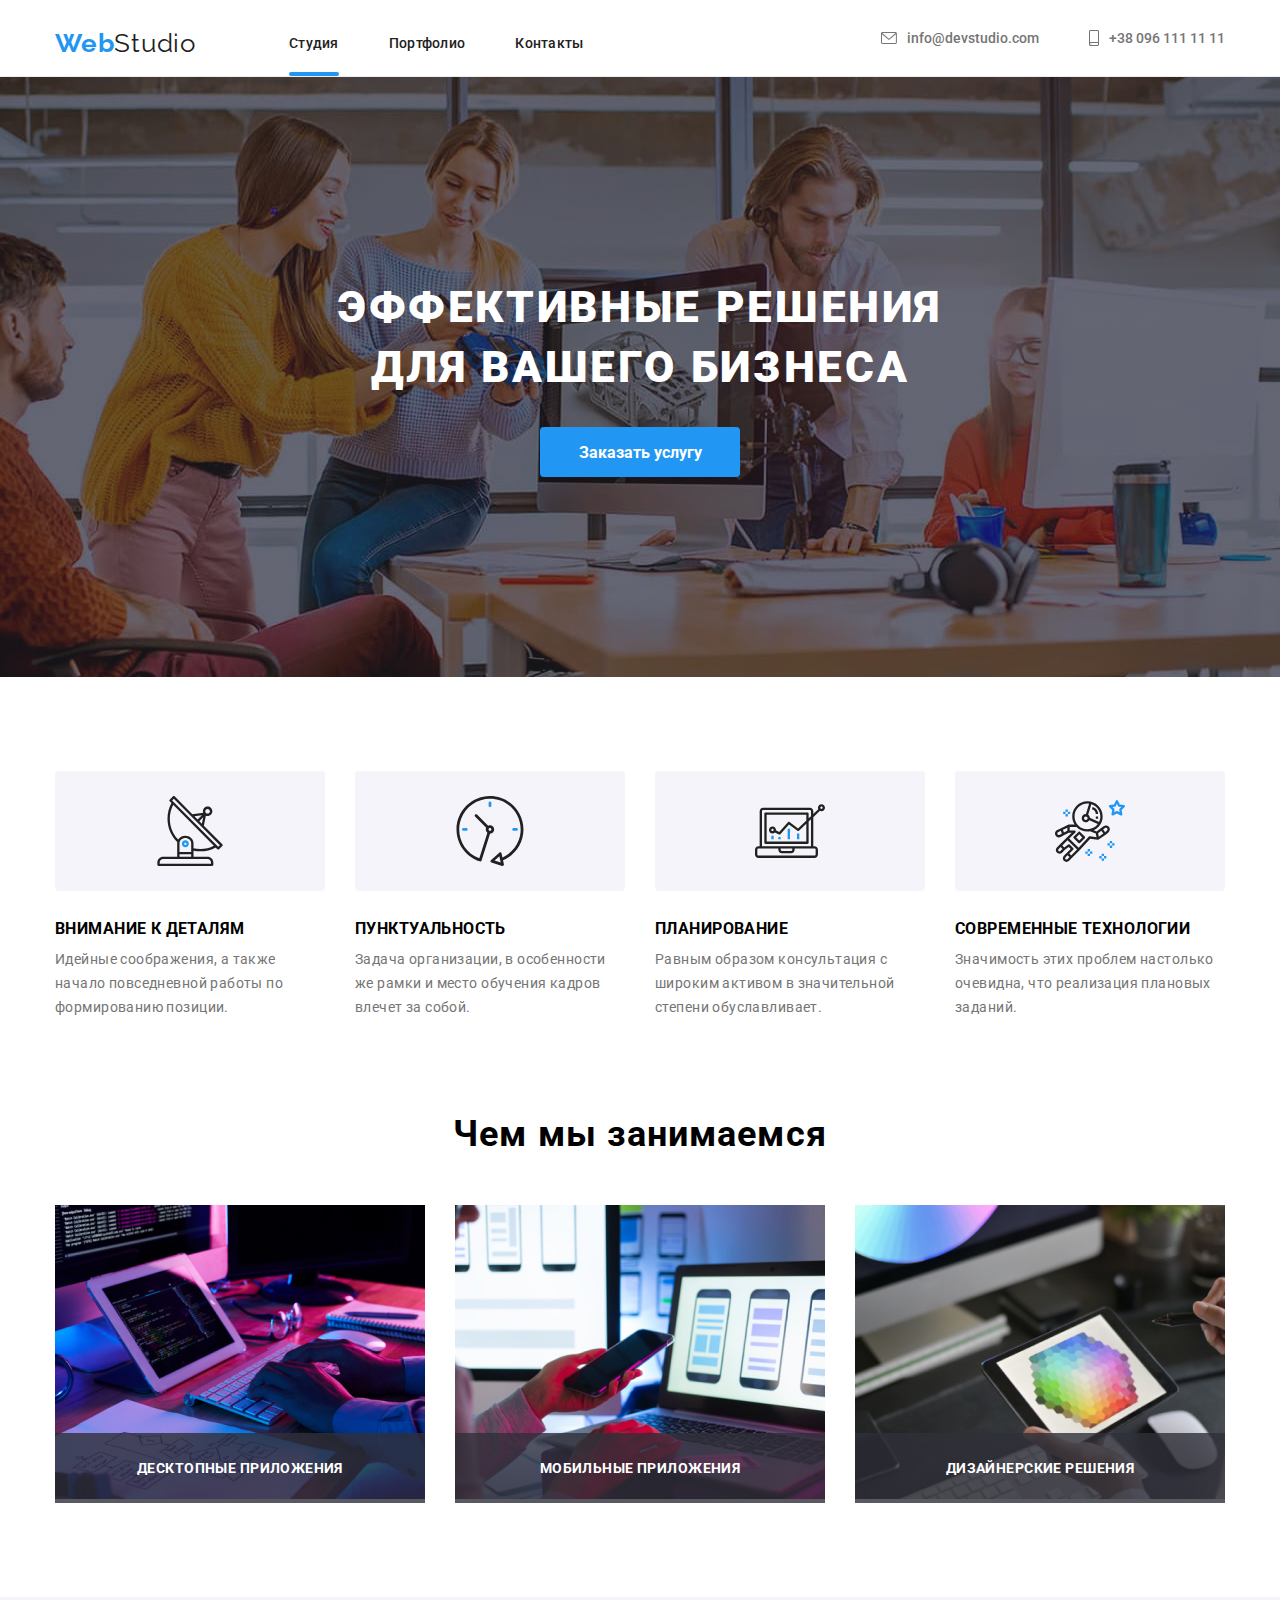
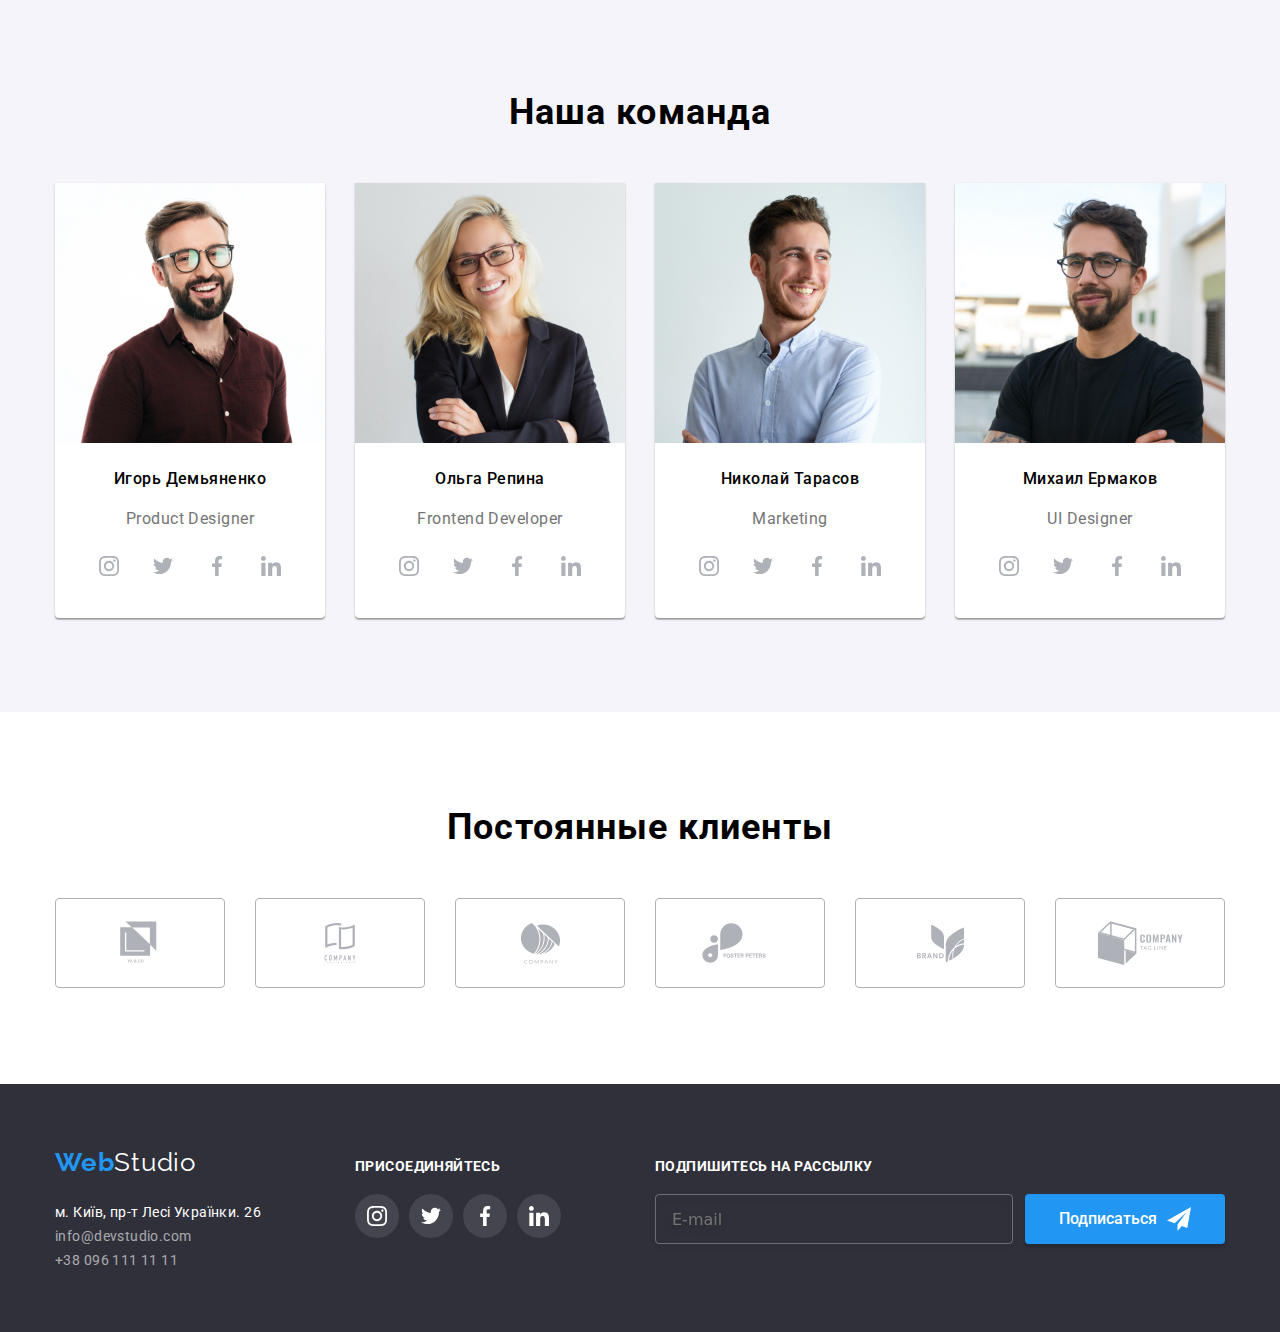
<file: index.html>
<!DOCTYPE html>
<html lang="ru">
  <head>
    <meta charset="UTF-8">
    <meta name="viewport" content="width=device-width, initial-scale=1.0">
    <title>WebStudio</title>
    <link
      rel="stylesheet"
      href="https://cdnjs.cloudflare.com/ajax/libs/modern-normalize/1.0.0/modern-normalize.min.css">
    <link rel="preconnect" href="https://fonts.gstatic.com">
    <link rel="preconnect" href="https://fonts.gstatic.com">
    <link rel="preconnect" href="https://fonts.gstatic.com">
    <link rel="preconnect" href="https://fonts.gstatic.com">
    <link rel="preconnect" href="https://fonts.gstatic.com">
    <link
      href="https://fonts.googleapis.com/css2?family=Oleo+Script&family=Raleway:wght@700&family=Roboto:wght@400;500;700;900&display=swap"
      rel="stylesheet">
    <link
      rel="stylesheet"
      href="https://cdnjs.cloudflare.com/ajax/libs/modern-normalize/1.0.0/modern-normalize.min.css">
    <link rel="stylesheet" href="./css/main.min.css">
  </head>
  <body>
    <header>
      <nav class="container-nav">
        <div class="logo-header">
          <a class="main-logo" href="./">
            <span class="logo-blue">Web</span><span class="logo">Studio</span>
          </a>
        </div>

        <ul class="head-nav-link">
          <li class="nav-li">
            <a class="nav-link current-link" href="./index.html">Студия</a>
          </li>
          <li class="nav-li">
            <a class="nav-link" href="./portfolio.html">Портфолио</a>
          </li>
          <li class="nav-li">
            <a class="nav-link" href="/">Контакты</a>
          </li>
        </ul>

        <ul class="head-add">
          <li class="add-li">
            <a class="add-link" href="mailto:info@devstudio.com">
              <svg class="mail-icon" width="16px" height="12px">
                <use href="./photo/icomoon/symbol-defs.svg#icon-envelope"></use>
              </svg>
              info@devstudio.com
            </a>
          </li>
          <li class="add-li">
            <a class="add-link" href="tel:+380961111111">
              <svg class="tel-icon" width="10px" height="16px">
                <use
                  href="./photo/icomoon/symbol-defs.svg#icon-smartphone"
                ></use>
              </svg>
              +38 096 111 11 11
            </a>
          </li>
        </ul>
      </nav>
    </header>

    <main>
      <!-- HERO -->
      <section class="hero-section">
        <div class="hero-container">
          <div class="hero-text-container">
            <h1 class="hero-text">ЭФФЕКТИВНЫЕ РЕШЕНИЯ ДЛЯ ВАШЕГО БИЗНЕСА</h1>
          </div>
          <button type="button" class="hero-button" data-open-modal>
            Заказать услугу
          </button>
        </div>
      </section>

      <!-- best -->
      <section class="best-section">
        <div class="best-container">
          <ul class="main-best-ul">
            <li class="main-best-li">
              <div class="back-best">
                <svg width="70px" height="70px">
                  <use
                    href="./photo/icomoon/symbol-defs.svg#icon-antenna"
                  ></use>
                </svg>
              </div>
              <h3 class="best">ВНИМАНИЕ К ДЕТАЛЯМ</h3>
              <p class="best-text">
                Идейные соображения, а также начало повседневной работы по
                формированию позиции.
              </p>
            </li>
            <li class="main-best-li">
              <div class="back-best">
                <svg width="70px" height="70px">
                  <use href="./photo/icomoon/symbol-defs.svg#icon-clock"></use>
                </svg>
              </div>
              <h3 class="best">ПУНКТУАЛЬНОСТЬ</h3>
              <p class="best-text">
                Задача организации, в особенности же рамки и место обучения
                кадров влечет за собой.
              </p>
            </li>
            <li class="main-best-li">
              <div class="back-best">
                <svg width="70px" height="70px">
                  <use
                    href="./photo/icomoon/symbol-defs.svg#icon-diagram"
                  ></use>
                </svg>
              </div>
              <h3 class="best">ПЛАНИРОВАНИЕ</h3>
              <p class="best-text">
                Равным образом консультация с широким активом в значительной
                степени обуславливает.
              </p>
            </li>
            <li class="main-best-li">
              <div class="back-best">
                <svg width="70px" height="70px">
                  <use
                    href="./photo/icomoon/symbol-defs.svg#icon-astronaut"
                  ></use>
                </svg>
              </div>
              <h3 class="best">СОВРЕМЕННЫЕ ТЕХНОЛОГИИ</h3>
              <p class="best-text">
                Значимость этих проблем настолько очевидна, что реализация
                плановых заданий.
              </p>
            </li>
          </ul>
        </div>
      </section>

      <!-- What we do -->

      <section class="wwd-section">
        <div class="wwd-container">
          <div>
            <h2 class="wwd">Чем мы занимаемся</h2>
          </div>

          <ul class="wwd-img-ul">
            <li class="wwd-img-li">
              <img
                src="./photo/img.jpg"
                alt="програмирование"
                width="370"
                height="294"
              />
              <div class="wwd-shadow">
                <p class="shadow-text">Десктопные приложения</p>
              </div>
            </li>

            <li class="wwd-img-li">
              <img
                src="./photo/img-2.jpg"
                alt="оптимизация"
                width="370"
                height="294"
              />
              <div class="wwd-shadow">
                <p class="shadow-text">Мобильные приложения</p>
              </div>
            </li>
            <li class="wwd-img-li">
              <img
                src="./photo/img-3.jpg"
                alt="дизайн"
                width="370"
                height="294"
              />
              <div class="wwd-shadow">
                <p class="shadow-text">Дизайнерские решения</p>
              </div>
            </li>
          </ul>
        </div>
      </section>

      <!-- TEAM -->
      <section class="team-section">
        <div class="team-container">
          <div class="team-text">
            <h2 class="team">Наша команда</h2>
          </div>

          <ul class="team-ul">
            <li class="team-li">
              <img
                src="./photo/IhorD.jpg"
                alt="Игорь Демьяненко"
                width="270"
                height="260"
              />
              <h4 class="name">Игорь Демьяненко</h4>
              <p class="profession">Product Designer</p>
              <ul class="social-block">
                <li class="social-li">
                  <a class="social-link" href="">
                    <svg class="social-icon">
                      <use
                        href="./photo/icomoon/symbol-defs.svg#icon-instagram"
                      ></use>
                    </svg>
                  </a>
                </li>
                <li class="social-li">
                  <a class="social-link" href="">
                    <svg class="social-icon">
                      <use
                        href="./photo/icomoon/symbol-defs.svg#icon-twitter"
                      ></use>
                    </svg>
                  </a>
                </li>
                <li class="social-li">
                  <a class="social-link" href="">
                    <svg class="social-icon">
                      <use
                        href="./photo/icomoon/symbol-defs.svg#icon-facebook"
                      ></use>
                    </svg>
                  </a>
                </li>
                <li class="social-li">
                  <a class="social-link" href="">
                    <svg class="social-icon">
                      <use
                        href="./photo/icomoon/symbol-defs.svg#icon-linkedin"
                      ></use>
                    </svg>
                  </a>
                </li>
              </ul>
            </li>

            <li class="team-li">
              <img
                src="./photo/OlhaR.jpg"
                alt="Ольга Репина"
                width="270"
                height="260"
              />
              <h4 class="name">Ольга Репина</h4>
              <p class="profession">Frontend Developer</p>
              <ul class="social-block">
                <li class="social-li">
                  <a class="social-link" href="">
                    <svg class="social-icon">
                      <use
                        href="./photo/icomoon/symbol-defs.svg#icon-instagram"
                      ></use>
                    </svg>
                  </a>
                </li>
                <li class="social-li">
                  <a class="social-link" href="">
                    <svg class="social-icon">
                      <use
                        href="./photo/icomoon/symbol-defs.svg#icon-twitter"
                      ></use>
                    </svg>
                  </a>
                </li>
                <li class="social-li">
                  <a class="social-link" href="">
                    <svg class="social-icon">
                      <use
                        href="./photo/icomoon/symbol-defs.svg#icon-facebook"
                      ></use>
                    </svg>
                  </a>
                </li>
                <li class="social-li">
                  <a class="social-link" href="">
                    <svg class="social-icon">
                      <use
                        href="./photo/icomoon/symbol-defs.svg#icon-linkedin"
                      ></use>
                    </svg>
                  </a>
                </li>
              </ul>
            </li>
            <li class="team-li">
              <img
                src="./photo/NikolaiT.jpg"
                alt="Николай Тарасов"
                width="270"
                height="260"
              />
              <h4 class="name">Николай Тарасов</h4>
              <p class="profession">Marketing</p>
              <ul class="social-block">
                <li class="social-li">
                  <a class="social-link" href="">
                    <svg class="social-icon">
                      <use
                        href="./photo/icomoon/symbol-defs.svg#icon-instagram"
                      ></use>
                    </svg>
                  </a>
                </li>
                <li class="social-li">
                  <a class="social-link" href="">
                    <svg class="social-icon">
                      <use
                        href="./photo/icomoon/symbol-defs.svg#icon-twitter"
                      ></use>
                    </svg>
                  </a>
                </li>
                <li class="social-li">
                  <a class="social-link" href="">
                    <svg class="social-icon">
                      <use
                        href="./photo/icomoon/symbol-defs.svg#icon-facebook"
                      ></use>
                    </svg>
                  </a>
                </li>
                <li class="social-li">
                  <a class="social-link" href="">
                    <svg class="social-icon">
                      <use
                        href="./photo/icomoon/symbol-defs.svg#icon-linkedin"
                      ></use>
                    </svg>
                  </a>
                </li>
              </ul>
            </li>
            <li class="team-li">
              <img
                src="./photo/MikhailT.jpg"
                alt="Михаил Ермаков"
                width="270"
                height="260"
              />
              <h4 class="name">Михаил Ермаков</h4>
              <p class="profession">UI Designer</p>
              <ul class="social-block">
                <li class="social-li">
                  <a class="social-link" href="">
                    <svg class="social-icon">
                      <use
                        href="./photo/icomoon/symbol-defs.svg#icon-instagram"
                      ></use>
                    </svg>
                  </a>
                </li>
                <li class="social-li">
                  <a class="social-link" href="">
                    <svg class="social-icon">
                      <use
                        href="./photo/icomoon/symbol-defs.svg#icon-twitter"
                      ></use>
                    </svg>
                  </a>
                </li>
                <li class="social-li">
                  <a class="social-link" href="">
                    <svg class="social-icon">
                      <use
                        href="./photo/icomoon/symbol-defs.svg#icon-facebook"
                      ></use>
                    </svg>
                  </a>
                </li>
                <li class="social-li">
                  <a class="social-link" href="">
                    <svg class="social-icon">
                      <use
                        href="./photo/icomoon/symbol-defs.svg#icon-linkedin"
                      ></use>
                    </svg>
                  </a>
                </li>
              </ul>
            </li>
          </ul>
        </div>
      </section>

      <!-- CLIENTS -->
      <section class="clients-section">
        <div class="clients-container">
          <div class="team-text">
            <h2 class="team">Постоянные клиенты</h2>
          </div>
          <ul class="clients-ul">
            <li class="clients-li">
              <a class="clients-link" href="">
                <svg class="clients-icon" width="44px" height="49px">
                  <use href="./photo/icomoon/symbol-defs.svg#icon-logo1"></use>
                </svg>
              </a>
            </li>
            <li class="clients-li">
              <a class="clients-link" href="">
                <svg class="clients-icon" width="40px" height="52px">
                  <use href="./photo/icomoon/symbol-defs.svg#icon-logo2"></use>
                </svg>
              </a>
            </li>
            <li class="clients-li">
              <a class="clients-link" href="">
                <svg class="clients-icon" width="41px" height="43px">
                  <use href="./photo/icomoon/symbol-defs.svg#icon-logo3"></use>
                </svg>
              </a>
            </li>
            <li class="clients-li">
              <a class="clients-link" href="">
                <svg class="clients-icon" width="90px" height="75px">
                  <use href="./photo/icomoon/symbol-defs.svg#icon-logo4"></use>
                </svg>
              </a>
            </li>
            <li class="clients-li">
              <a class="clients-link" href="">
                <svg class="clients-icon" width="59px" height="47px">
                  <use href="./photo/icomoon/symbol-defs.svg#icon-logo5"></use>
                </svg>
              </a>
            </li>
            <li class="clients-li">
              <a class="clients-link" href="">
                <svg class="clients-icon" width="85px" height="85px">
                  <use href="./photo/icomoon/symbol-defs.svg#icon-logo6"></use>
                </svg>
              </a>
            </li>
          </ul>
        </div>
      </section>
    </main>

    <footer>
      <div class="footer-container">
        <!-- Addres -->
        <div class="footer-addres">
          <div class="footer-logo">
            <a href="./"
              ><span class="logo-foot">Web</span
              ><span class="logo-white">Studio</span></a
            >
          </div>

          <div class="footer-adres">
            <ul class="footer-ul">
              <li>
                <a
                  class="addres"
                  href="https://www.google.com.ua/maps/place/%D0%B1%D1%83%D0%BB%D1%8C%D0%B2%D0%B0%D1%80+%D0%9B%D0%B5%D1%81%D1%96+%D0%A3%D0%BA%D1%80%D0%B0%D1%97%D0%BD%D0%BA%D0%B8,+26,+%D0%9A%D0%B8%D1%97%D0%B2,+02000/@50.4265807,30.5361971,17z/data=!3m1!4b1!4m5!3m4!1s0x40d4cf0e033ecbe9:0x57a4dffefec77da0!8m2!3d50.4265807!4d30.5383858?hl=uk"
                >
                  м. Київ, пр-т Лесі Українки. 26
                </a>
              </li>
              <li>
                <a class="mail" href="mailto:info@devstudio.com"
                  >info@devstudio.com</a
                >
              </li>
              <li>
                <a class="number" href="tel:+380961111111">+38 096 111 11 11</a>
              </li>
            </ul>
          </div>
        </div>
        <!-- Social -->
        <div class="footer-social">
          <div class="foot-txt">
            <h3 class="follow-text">ПРИСОЕДИНЯЙТЕСЬ</h3>
          </div>

          <div>
            <ul class="social-block-footer">
              <li class="social-li">
                <a class="social-link-footer" href="">
                  <svg class="social-icon">
                    <use
                      href="./photo/icomoon/symbol-defs.svg#icon-instagram"
                    ></use>
                  </svg>
                </a>
              </li>
              <li class="social-li">
                <a class="social-link-footer" href="">
                  <svg class="social-icon">
                    <use
                      href="./photo/icomoon/symbol-defs.svg#icon-twitter"
                    ></use>
                  </svg>
                </a>
              </li>
              <li class="social-li">
                <a class="social-link-footer" href="">
                  <svg class="social-icon">
                    <use
                      href="./photo/icomoon/symbol-defs.svg#icon-facebook"
                    ></use>
                  </svg>
                </a>
              </li>
              <li class="social-li">
                <a class="social-link-footer" href="">
                  <svg class="social-icon">
                    <use
                      href="./photo/icomoon/symbol-defs.svg#icon-linkedin"
                    ></use>
                  </svg>
                </a>
              </li>
            </ul>
          </div>
        </div>
        <!-- Follow modal -->
        <div class="send-container">
          <p class="follow-text">Подпишитесь на рассылку</p>
          <form autocomplete="off" class="footer-form">
            <label>
              <input type="email" placeholder="E-mail" class="footer-follow" />
            </label>

            <button class="follow-button">
              Подписаться
              <svg class="sand-icon">
                <use
                  href="./photo/icomoon/symbol-defs.svg#icon-icon-send"
                ></use>
              </svg>
            </button>
          </form>
        </div>
      </div>
    </footer>

    <!-- MODAL -->
    <div class="backdrop is-hidden" data-backdrop>
      <div class="modal">
        <button class="modal-close" data-close-modal>
          <svg class="modal-x" width="18" height="18">
            <use href="./photo/icomoon/symbol-defs.svg#icon-close-black"></use>
          </svg>
        </button>

        <div class="modal-container">
          <h2 class="modal-text">Оставьте свои данные, мы вам перезвоним</h2>

          <form autocomplete="off">
            <!-- name -->
            <label>
              <div class="name-modal">Имя</div>
              <div class="modal-icon-container">
                <input type="text" name="username" class="input" />

                <svg class="modal-icon">
                  <use
                    href="./photo/icomoon/symbol-defs.svg#icon-person-modal"
                  ></use>
                </svg>
              </div>
            </label>
            <!-- phone -->
            <label>
              <div class="phone-modal">Телефон</div>
              <div class="modal-icon-container">
                <input type="tel" name="phone_number" class="input" />

                <svg class="modal-icon">
                  <use
                    href="./photo/icomoon/symbol-defs.svg#icon-phone-modal"
                  ></use>
                </svg>
              </div>
            </label>
            <!-- mail -->
            <label>
              <div class="mail-modal">Почта</div>
              <div class="modal-icon-container">
                <input type="email" name="email" class="input" />
                <svg class="modal-icon">
                  <use
                    href="./photo/icomoon/symbol-defs.svg#icon-email-modal"
                  ></use>
                </svg>
              </div>
            </label>
            <!-- coment -->
            <label>
              <div class="text-extra">Комментарий</div>
              <textarea
                name="textarea"
                placeholder="Введите текст"
                class="textarea-madal"
              ></textarea>
            </label>
            <!-- checkbox -->
            <div class="checkbox-modal">
              <label class="label">
                <input type="checkbox" name="agre" class="checkbox" />
                <span class="checkbox-icon"></span>
                <span class="text-agre">
                  Соглашаюсь с рассылкой и принимаю&nbsp;
                </span>
                <a class="agre-link" href="#"> Условия договора </a>
              </label>
            </div>

            <button type="button" class="button-modal">Отправить</button>
          </form>
        </div>
      </div>
    </div>

    <script>
      const refs = {
        openModalBtn: document.querySelector("[data-open-modal]"),
        closeModalBtn: document.querySelector("[data-close-modal]"),
        backdrop: document.querySelector("[data-backdrop]"),
      };

      refs.openModalBtn.addEventListener("click", toggleModal);
      refs.closeModalBtn.addEventListener("click", toggleModal);

      refs.backdrop.addEventListener("click", logBackdropClick);

      function toggleModal() {
        refs.backdrop.classList.toggle("is-hidden");
      }

      function logBackdropClick() {
        console.log("Это клик в бэкдроп");
      }
    </script>
  </body>
</html>
</file>
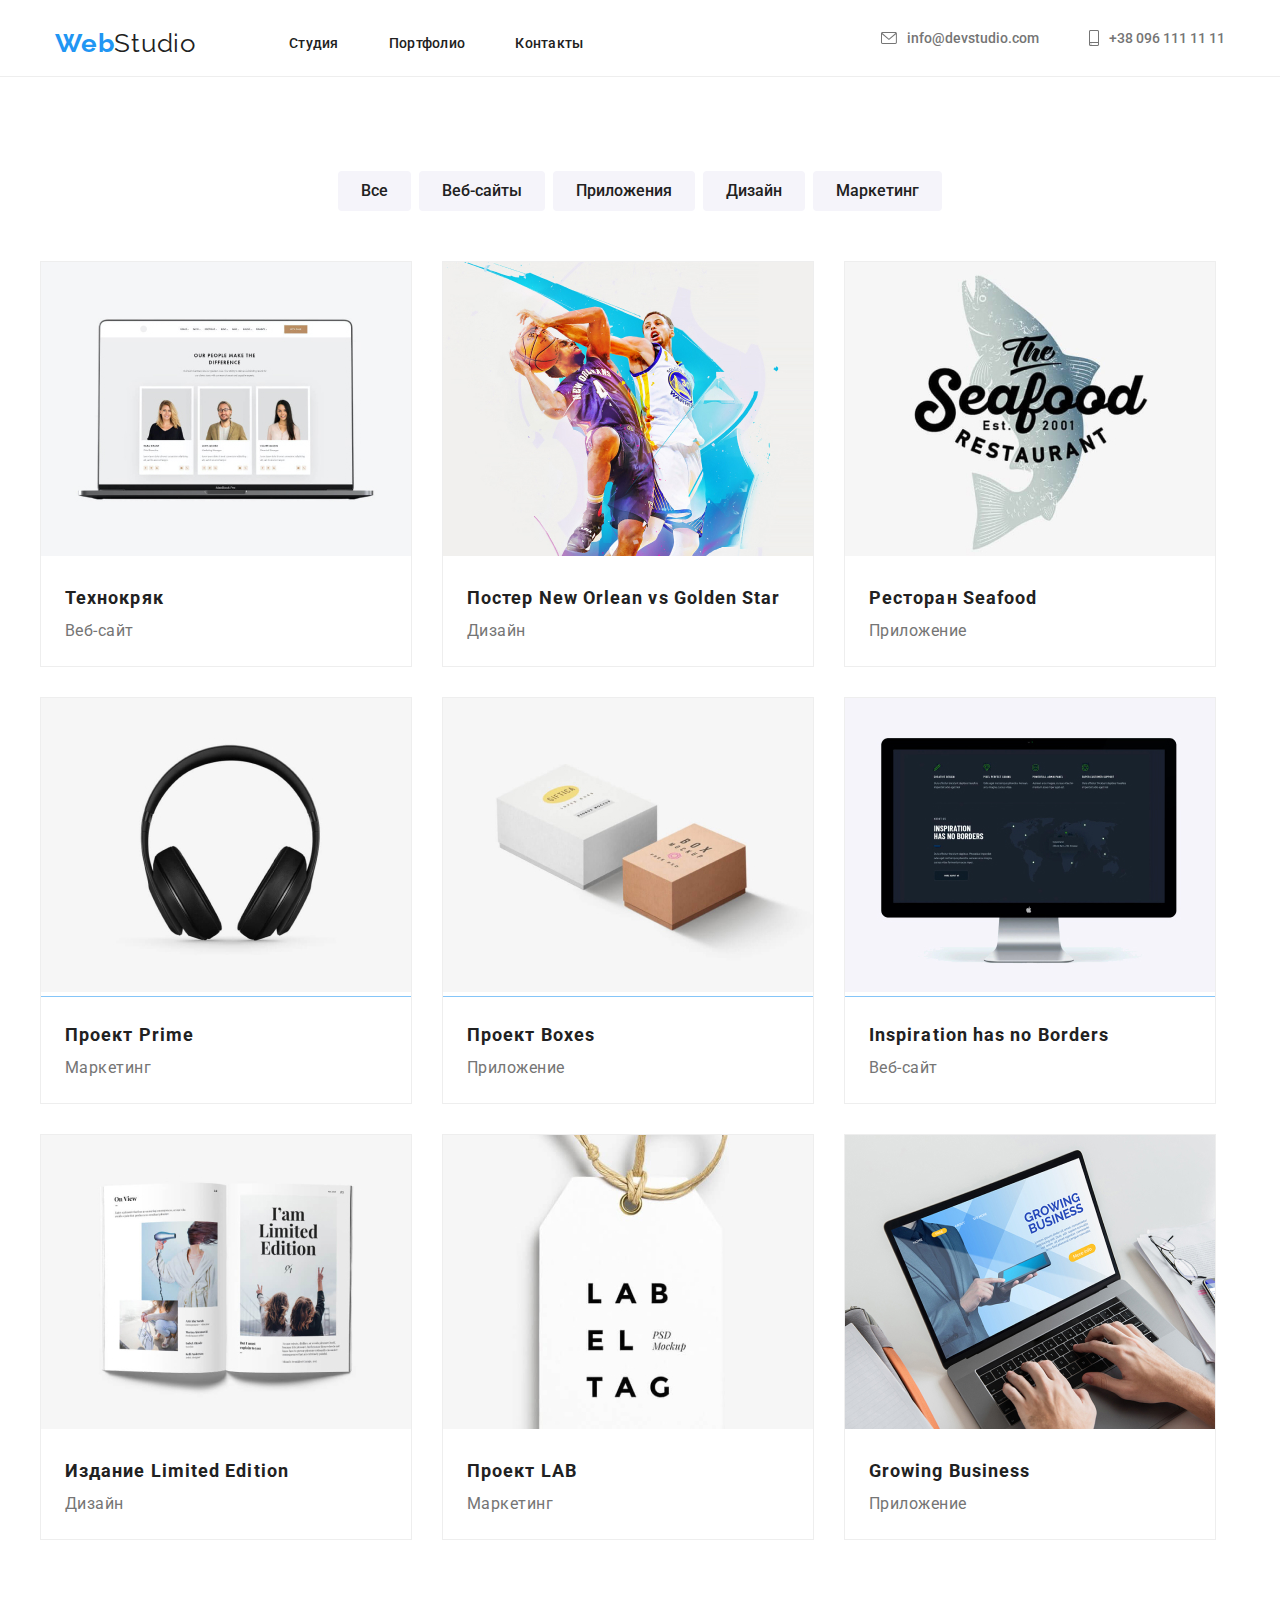
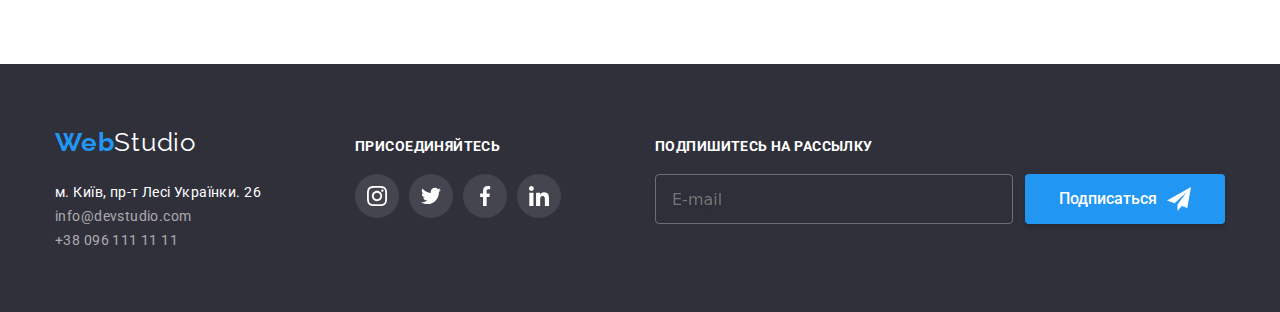
<file: portfolio.html>
<!DOCTYPE html>
<html lang="en">
<head>
    <meta charset="UTF-8">
    <meta name="viewport" content="width=device-width, initial-scale=1.0">
    <title>WebStudio</title>
    <link rel="stylesheet" href="https://cdnjs.cloudflare.com/ajax/libs/modern-normalize/1.0.0/modern-normalize.min.css">
    <link rel="preconnect" href="https://fonts.gstatic.com">
    <link rel="preconnect" href="https://fonts.gstatic.com">
    <link rel="preconnect" href="https://fonts.gstatic.com">
    <link rel="preconnect" href="https://fonts.gstatic.com">
    <link rel="preconnect" href="https://fonts.gstatic.com">
    <link
        href="https://fonts.googleapis.com/css2?family=Oleo+Script&family=Raleway:wght@700&family=Roboto:wght@400;500;700;900&display=swap"
        rel="stylesheet">
    <link rel="stylesheet" href="./css/main.min.css">
</head>
<body>
<header>
    <nav class="container-nav">

        <div class="logo-header">
            <a class="main-logo" href="./"><span class="logo-blue">Web</span><span class="logo">Studio</span></a>
        </div>

        <ul class="head-nav-link">
            <li class="nav-li">
                <a class="nav-link" href="./index.html">Студия</a>
            </li>
            <li class="nav-li">
                <a class="nav-link" href="./portfolio.html">Портфолио</a>
            </li>
            <li class="nav-li">
                <a class="nav-link" href="/">Контакты</a>
            </li>
        </ul>

        <ul class="head-add">
            <li class="add-li">
                <a class="add-link" href="mailto:info@devstudio.com">
                    <svg class="mail-icon" width="16px" height="12px">
                        <use href="./photo/icomoon/symbol-defs.svg#icon-envelope"></use>
                    </svg>
                    info@devstudio.com
                </a>
            </li>
            <li class="add-li">
                <a class="add-link" href="tel:+380961111111">
                    <svg class="tel-icon" width="10px" height="16px">
                        <use href="./photo/icomoon/symbol-defs.svg#icon-smartphone"></use>
                    </svg>
                    +38 096 111 11 11
                </a>
            </li>

        </ul>
    </nav>
</header>

    <main>
        <div class="portfolio-section">
            <div class="portfolio-container">
             <!-- BUTTONS -->
                <section class="portfolio-buttons-section">
                    <ul class="portfolio-buttons-ul">
                    <li class="portfolio-buttons-li"><button type="button" class="portfolio-button">Все</button></li>
                    <li class="portfolio-buttons-li"><button type="button" class="portfolio-button">Веб-сайты</button></li>
                    <li class="portfolio-buttons-li"><button type="button" class="portfolio-button">Приложения</button></li>
                    <li class="portfolio-buttons-li"><button type="button" class="portfolio-button">Дизайн</button></li>
                    <li class="portfolio-buttons-li"><button type="button" class="portfolio-button">Маркетинг</button></li>
                    </ul>
                </section>
                
             <!--  PORTFOLIO PHOTO -->
        
                <ul class="photo-ul">
                    <li class="photo-element">
                            <a class="pic-link" href="#">
                                <div class="photo-portfolio">
                                    <img src="./photoPortfolio/img.jpg" alt="фото сайта" width="370" height="294">
                                    <div class="portfolio-overlay">
                                        <p class="ppt">
                                            Технокряк это современная площадка распространения коронавируса.
                                             Компании используют эту платформу для цифрового
                                            шпионажа и атак на защищённые сервера конкурентов.
                                        </p>
                                    </div>
                                </div>
                                
                                <div class="Portfolio-text">
                                    <h4 class="name-project">Технокряк</h4>
                                    <p class="about-project">Веб-сайт</p>
                                </div>
                            </a>
                    </li>
                        
                    <li class="photo-element">
                            <a class="pic-link" href="#">
                                <div class="photo-portfolio">
                                    <img src="./photoPortfolio/img-2.jpg" alt="постер дизайн" width="370" height="294">
                                    <div class="portfolio-overlay">
                                    
                                    </div>
                                </div>
                                
                                <div class="Portfolio-text">
                                    <h4 class="name-project">Постер New Orlean vs Golden Star</h4>
                                    <p class="about-project">Дизайн</p>
                                </div>
                            </a>
                    </li>
                        
                    <li class="photo-element">
                            <a class="pic-link" href="#">
                                <div class="photo-portfolio">
                                    <img src="./photoPortfolio/img-3.jpg" alt="Приложения ресторана" width="370" height="294">
                                    <div class="portfolio-overlay">
                                    </div>
                                 </div>    
                            
                            <div class="Portfolio-text">
                                <h4 class="name-project">Ресторан Seafood</h4>
                                <p class="about-project">Приложение</p>
                            </div>
                            </a>
                    </li>
                        
                    <li class="photo-element">
                            <a class="pic-link" href="#">
                                <div class="photo-portfolio">
                                    <img src="./photoPortfolio/img-4.jpg" alt="фото наушников" width="370" height="294">
                                    <div class="portfolio-overlay">
                                    
                                    </div>
                                </div>
                                <div class="Portfolio-text">
                                    <h4 class="name-project">Проект Prime</h4>
                                    <p class="about-project">Маркетинг</p>
                                </div>
                            </a>
                    </li>
                        
                    <li class="photo-element">
                            <a class="pic-link" href="#">
                                <div class="photo-portfolio">
                                    <img src="./photoPortfolio/img-5.jpg" alt="коробки" width="370" height="294">
                                    <div class="portfolio-overlay">
                                    
                                    </div>
                                </div>
                                <div class="Portfolio-text">
                                    <h4 class="name-project">Проект Boxes</h4>
                                    <p class="about-project">Приложение</p>
                                </div>
                            </a>
                    </li>
                        
                    <li class="photo-element">
                            <a class="pic-link" href="#">
                                <div class="photo-portfolio">
                                    <img src="./photoPortfolio/img-6.jpg" alt="Фото Веб-сайт" width="370" height="294">
                                    <div class="portfolio-overlay">
                                    
                                    </div>
                                </div>
                                <div class="Portfolio-text">
                                    <h4 class="name-project">Inspiration has no Borders</h4>
                                    <p class="about-project">Веб-сайт</p>
                                </div>
                            </a>
                    </li>
                        
                    <li class="photo-element">
                            <a class="pic-link" href="#">
                                <div class="photo-portfolio">
                                    <img src="./photoPortfolio/img-7.jpg" alt="книга" width="370" height="294">
                                    <div class="portfolio-overlay">
                                    
                                    </div>
                                </div>
                                <div class="Portfolio-text">
                                    <h4 class="name-project">Издание Limited Edition</h4>
                                    <p class="about-project">Дизайн</p>
                                </div>
                            </a>
                    </li>
                        
                    <li class="photo-element">
                            <a class="pic-link" href="#">
                                <div class="photo-portfolio">
                                    <img src="./photoPortfolio/img-8.jpg" alt="бирка" width="370" height="294">
                                    <div class="portfolio-overlay">
                                    
                                    </div>
                                </div>
                                <div class="Portfolio-text">
                                    <h4 class="name-project">Проект LAB</h4>
                                    <p class="about-project">Маркетинг</p>
                                </div>
                            </a>
                    </li>
                        
                    <li class="photo-element">
                            <a class="pic-link" href="#">
                                <div class="photo-portfolio">
                                    <img src="./photoPortfolio/img-9.jpg" alt="ноутбук" width="370" height="294">
                                    <div class="portfolio-overlay">
                                    
                                    </div>
                                </div>
                                <div class="Portfolio-text">
                                <h4 class="name-project">Growing Business</h4>
                                <p class="about-project">Приложение</p>
                                </div>
                            </a>
                    </li>
                </ul>
            </div>
        </div>
    </main>

<footer>
    <div class="footer-container">
        <!-- Addres -->
        <div class="footer-addres">
            <div class="footer-logo">
                <a href="./"><span class="logo-foot">Web</span><span class="logo-white">Studio</span></a>
            </div>

            <div class="footer-adres">
                <ul class="footer-ul">
                    <li>
                        <a class="addres"
                            href="https://www.google.com.ua/maps/place/%D0%B1%D1%83%D0%BB%D1%8C%D0%B2%D0%B0%D1%80+%D0%9B%D0%B5%D1%81%D1%96+%D0%A3%D0%BA%D1%80%D0%B0%D1%97%D0%BD%D0%BA%D0%B8,+26,+%D0%9A%D0%B8%D1%97%D0%B2,+02000/@50.4265807,30.5361971,17z/data=!3m1!4b1!4m5!3m4!1s0x40d4cf0e033ecbe9:0x57a4dffefec77da0!8m2!3d50.4265807!4d30.5383858?hl=uk">

                            м. Київ, пр-т Лесі Українки. 26
                        </a>
                    </li>
                    <li>
                        <a class="mail" href="mailto:info@devstudio.com">info@devstudio.com</a>
                    </li>
                    <li>
                        <a class="number" href="tel:+380961111111">+38 096 111 11 11</a>
                    </li>
                </ul>
            </div>
        </div>
        <!-- Social -->
        <div class="footer-social">
            <div class="foot-txt">
                <h3 class="follow-text">ПРИСОЕДИНЯЙТЕСЬ</h3>
            </div>

            <div>
                <ul class="social-block-footer">
                    <li class="social-li">
                        <a class="social-link-footer" href="">
                            <svg class="social-icon">
                                <use href="./photo/icomoon/symbol-defs.svg#icon-instagram"></use>
                            </svg>
                        </a>
                    </li>
                    <li class="social-li">
                        <a class="social-link-footer" href="">
                            <svg class="social-icon">
                                <use href="./photo/icomoon/symbol-defs.svg#icon-twitter"></use>
                            </svg>
                        </a>
                    </li>
                    <li class="social-li">
                        <a class="social-link-footer" href="">
                            <svg class="social-icon">
                                <use href="./photo/icomoon/symbol-defs.svg#icon-facebook"></use>
                            </svg>
                        </a>
                    </li>
                    <li class="social-li">
                        <a class="social-link-footer" href="">
                            <svg class="social-icon">
                                <use href="./photo/icomoon/symbol-defs.svg#icon-linkedin"></use>
                            </svg>
                        </a>
                    </li>
                </ul>
            </div>
        </div>
        <!-- Follow modal -->
        <div class="send-container">
            <p class="follow-text">Подпишитесь на рассылку</p>
            <form autocomplete="off" class="footer-form">
                <label>
                    <input type="email" placeholder="E-mail" class="footer-follow">

                </label>
                <button class="follow-button">
                    Подписаться
                    <svg class="sand-icon">
                        <use href="./photo/icomoon/symbol-defs.svg#icon-icon-send"></use>
                    </svg>
                </button>
            </form>
        </div>
    </div>
</footer>
    
</body>
</html>
</file>
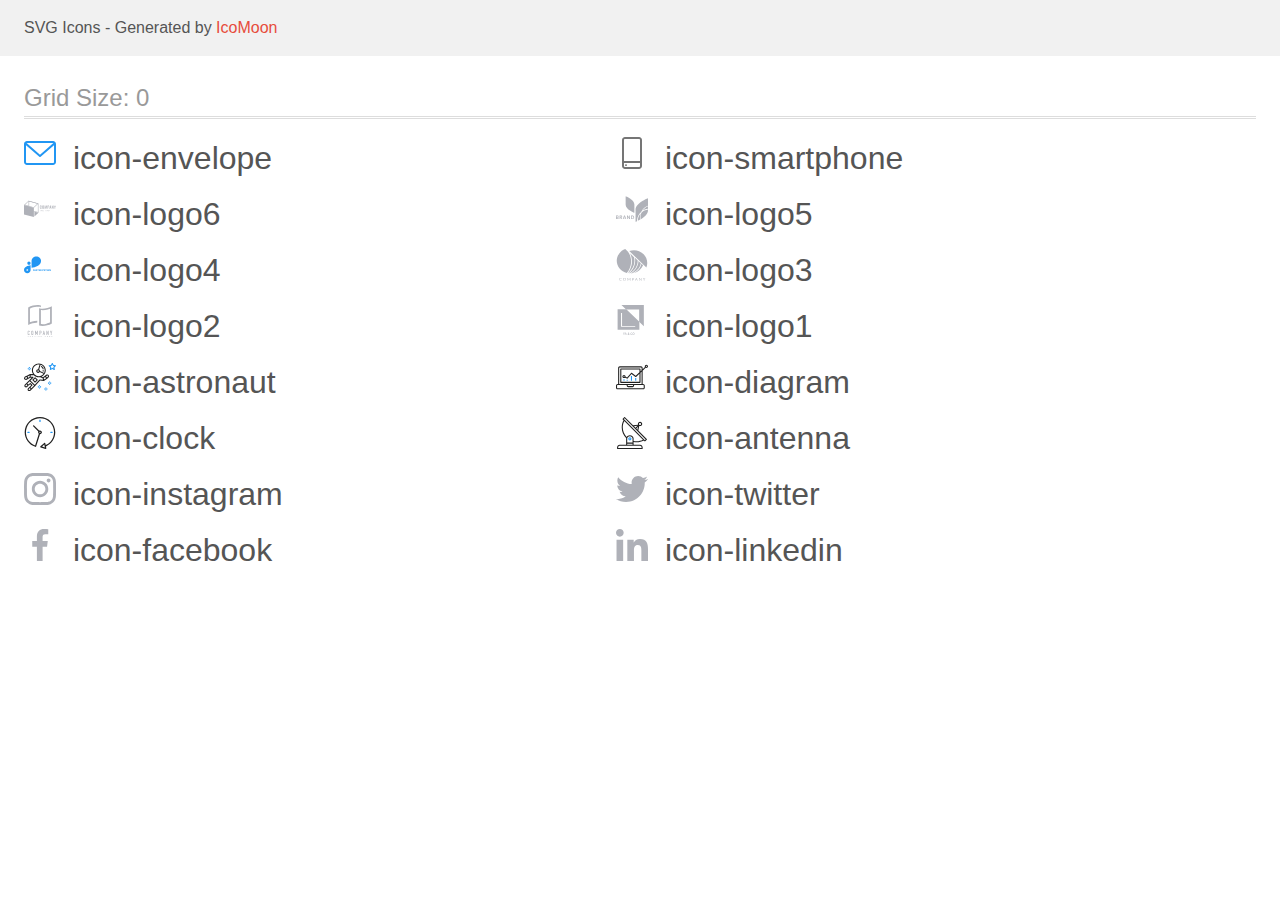
<file: photo/icomoon/demo 2.html>
<!doctype html>
<html>
<head>
    <title>IcoMoon - SVG Icons</title>
    <meta charset="utf-8">
    <meta name="viewport" content="width=device-width, initial-scale=1">
    <link rel="stylesheet" href="demo-files/demo.css">
    <link rel="stylesheet" href="style.css">
</head>
<body>
<svg aria-hidden="true" style="position: absolute; width: 0; height: 0; overflow: hidden;" version="1.1" xmlns="http://www.w3.org/2000/svg" xmlns:xlink="http://www.w3.org/1999/xlink">
<defs>
<symbol id="icon-envelope" viewBox="0 0 32 32">
<path fill="#2196f3" style="fill: var(--color1, #2196f3)" d="M29 4h-26c-1.654 0-3 1.346-3 3v18c0 1.654 1.346 3 3 3h26c1.654 0 3-1.346 3-3v-18c0-1.654-1.346-3-3-3zM29 6c0.136 0 0.265 0.028 0.383 0.077l-13.383 11.599-13.383-11.599c0.118-0.049 0.247-0.077 0.383-0.077h26zM29 26h-26c-0.552 0-1-0.448-1-1v-16.81l13.345 11.565c0.188 0.163 0.422 0.244 0.655 0.244s0.467-0.081 0.655-0.244l13.345-11.565v16.81c0 0.552-0.448 1-1 1z"></path>
</symbol>
<symbol id="icon-smartphone" viewBox="0 0 32 32">
<path fill="#757575" style="fill: var(--color2, #757575)" d="M23 0h-14c-1.654 0-3 1.346-3 3v26c0 1.654 1.346 3 3 3h14c1.654 0 3-1.346 3-3v-26c0-1.654-1.346-3-3-3zM9 2h14c0.552 0 1 0.448 1 1v21h-16v-21c0-0.552 0.448-1 1-1zM23 30h-14c-0.552 0-1-0.448-1-1v-3h16v3c0 0.552-0.448 1-1 1z"></path>
<path fill="#757575" style="fill: var(--color2, #757575)" d="M10.707 27.478c0.391 0.365 0.391 0.956 0 1.321s-1.024 0.365-1.414 0c-0.391-0.365-0.391-0.956 0-1.321s1.024-0.365 1.414 0z"></path>
</symbol>
<symbol id="icon-logo6" viewBox="0 0 32 32">
<path fill="#afb1b8" style="fill: var(--color3, #afb1b8)" d="M16.086 15.408c-0.13-0.186-0.207-0.417-0.207-0.665 0-0.026 0.001-0.052 0.003-0.078l-0 0.004v-1.072c0-0.329 0.068-0.579 0.204-0.75s0.37-0.256 0.701-0.255c0.311 0 0.532 0.073 0.663 0.218 0.142 0.186 0.212 0.412 0.196 0.641v0.252h-0.557v-0.255c0-0.010 0-0.021 0-0.033 0-0.076-0.006-0.151-0.018-0.225l0.001 0.008c-0.009-0.059-0.038-0.111-0.079-0.148l-0-0c-0.049-0.037-0.111-0.058-0.178-0.058-0.008 0-0.017 0-0.025 0.001l0.001-0c-0.007-0.001-0.015-0.001-0.023-0.001-0.071 0-0.137 0.023-0.19 0.063l0.001-0.001c-0.047 0.042-0.080 0.098-0.092 0.162l-0 0.002c-0.016 0.087-0.023 0.176-0.022 0.265v1.302c-0.001 0.015-0.002 0.032-0.002 0.050 0 0.115 0.027 0.223 0.075 0.32l-0.002-0.004c0.028 0.039 0.066 0.069 0.11 0.088l0.002 0.001c0.032 0.014 0.070 0.023 0.11 0.023 0.012 0 0.023-0.001 0.035-0.002l-0.001 0c0.007 0.001 0.015 0.001 0.023 0.001 0.066 0 0.127-0.023 0.175-0.060l-0.001 0c0.044-0.041 0.073-0.095 0.083-0.157l0-0.001c0.013-0.086 0.019-0.174 0.018-0.261v-0.264h0.557v0.241c0.001 0.020 0.002 0.043 0.002 0.066 0 0.228-0.073 0.44-0.197 0.612l0.002-0.003c-0.128 0.159-0.346 0.239-0.666 0.239s-0.562-0.085-0.7-0.262zM18.404 15.419c-0.141-0.167-0.211-0.41-0.211-0.732v-1.128c0-0.319 0.070-0.559 0.211-0.723s0.375-0.245 0.705-0.245c0.327 0 0.561 0.082 0.702 0.245s0.212 0.405 0.212 0.723v1.128c0 0.319-0.072 0.563-0.214 0.731s-0.376 0.252-0.7 0.252c-0.324 0-0.563-0.085-0.705-0.251zM19.368 15.148c0.050-0.104 0.073-0.219 0.067-0.334v-1.381c0.001-0.011 0.001-0.024 0.001-0.037 0-0.106-0.025-0.205-0.069-0.294l0.002 0.004c-0.029-0.040-0.067-0.070-0.112-0.089l-0.002-0.001c-0.032-0.014-0.070-0.022-0.109-0.022-0.013 0-0.026 0.001-0.039 0.003l0.001-0c-0.011-0.002-0.024-0.002-0.038-0.002-0.040 0-0.077 0.008-0.112 0.023l0.002-0.001c-0.047 0.020-0.085 0.050-0.113 0.089l-0.001 0.001c-0.051 0.102-0.074 0.214-0.067 0.327v1.387c-0.007 0.115 0.016 0.229 0.067 0.334 0.032 0.035 0.071 0.063 0.115 0.082l0.002 0.001c0.042 0.019 0.091 0.029 0.143 0.029s0.101-0.011 0.145-0.030l-0.002 0.001c0.046-0.020 0.085-0.048 0.117-0.082l0-0v-0.006zM20.692 12.624h0.599l0.451 2.082 0.461-2.082h0.583l0.059 3.004h-0.43l-0.046-2.088-0.445 2.088h-0.346l-0.461-2.095-0.043 2.095h-0.436l0.054-3.004zM23.517 12.624h0.933c0.538 0 0.806 0.284 0.806 0.853 0 0.545-0.283 0.817-0.849 0.816h-0.317v1.335h-0.576l0.004-3.004zM24.314 13.908c0.057 0.007 0.115 0.002 0.169-0.014s0.105-0.044 0.148-0.080c0.066-0.102 0.095-0.221 0.083-0.339 0-0.010 0.001-0.023 0.001-0.035 0-0.084-0.010-0.166-0.029-0.245l0.001 0.007c-0.009-0.032-0.023-0.059-0.043-0.083l0 0c-0.020-0.025-0.044-0.045-0.072-0.060l-0.001-0.001c-0.066-0.031-0.144-0.049-0.226-0.049-0.011 0-0.021 0-0.032 0.001l0.001-0h-0.224v0.897h0.224zM26.088 12.624h0.619l0.635 3.004h-0.537l-0.125-0.693h-0.552l-0.129 0.693h-0.545l0.635-3.004zM26.616 14.588l-0.216-1.261-0.215 1.261h0.431zM27.854 12.624h0.403l0.772 1.714v-1.714h0.478v3.004h-0.384l-0.777-1.789v1.789h-0.494l0.001-3.004zM30.628 14.483l-0.642-1.855h0.54l0.392 1.191 0.367-1.191h0.529l-0.634 1.855v1.146h-0.553v-1.146zM16.976 16.942v0.157h-0.47v1.221h-0.197v-1.221h-0.472v-0.157h1.14zM18.45 18.319h-0.152c-0.001 0-0.003 0-0.004 0-0.015 0-0.028-0.005-0.039-0.013l0 0c-0.011-0.008-0.020-0.019-0.025-0.031l-0-0-0.136-0.327h-0.652l-0.136 0.327c-0.004 0.014-0.011 0.027-0.021 0.037l0-0c-0.011 0.008-0.024 0.013-0.039 0.013-0.001 0-0.002-0-0.004-0h-0.152l0.576-1.378h0.2l0.583 1.372zM17.496 17.808h0.544l-0.23-0.561c-0.015-0.035-0.029-0.078-0.041-0.122l-0.002-0.007-0.022 0.073-0.021 0.058-0.228 0.56zM19.443 18.184c0.036 0.002 0.072 0.002 0.108 0 0.031-0.003 0.062-0.009 0.092-0.017 0.033-0.008 0.060-0.016 0.087-0.027l-0.004 0.002c0.026-0.010 0.051-0.022 0.078-0.033v-0.31h-0.23c-0.001 0-0.002 0-0.003 0-0.011 0-0.021-0.004-0.029-0.011l0 0c-0.007-0.006-0.012-0.014-0.012-0.024 0-0 0-0.001 0-0.002v0-0.106h0.447v0.528c-0.070 0.047-0.151 0.086-0.237 0.111l-0.006 0.001c-0.041 0.012-0.089 0.022-0.139 0.028l-0.005 0c-0.050 0.006-0.108 0.009-0.166 0.009-0.001 0-0.002 0-0.002 0h0c-0.002 0-0.004 0-0.006 0-0.102 0-0.2-0.019-0.29-0.053l0.006 0.002c-0.089-0.034-0.166-0.083-0.23-0.144l0 0c-0.062-0.061-0.112-0.133-0.147-0.214l-0.002-0.004c-0.034-0.082-0.053-0.177-0.053-0.277 0-0.003 0-0.006 0-0.010v0c-0-0.003-0-0.006-0-0.009 0-0.101 0.019-0.197 0.054-0.285l-0.002 0.005c0.033-0.082 0.083-0.156 0.148-0.218s0.144-0.111 0.23-0.143c0.099-0.035 0.203-0.052 0.309-0.051 0.054 0 0.107 0.004 0.16 0.012 0.047 0.007 0.093 0.019 0.137 0.035 0.040 0.014 0.079 0.032 0.115 0.055s0.069 0.046 0.101 0.072l-0.056 0.085c-0.005 0.008-0.011 0.014-0.018 0.019l-0 0c-0.008 0.004-0.017 0.007-0.026 0.007h-0c-0.013-0-0.026-0.004-0.036-0.011l0 0c-0.023-0.012-0.041-0.022-0.059-0.034l0.003 0.002c-0.022-0.013-0.047-0.026-0.074-0.036l-0.003-0.001c-0.030-0.012-0.065-0.022-0.102-0.030l-0.004-0.001c-0.042-0.008-0.090-0.012-0.138-0.012-0.003 0-0.006 0-0.008 0h0c-0.002-0-0.004-0-0.007-0-0.077 0-0.151 0.014-0.22 0.040l0.004-0.001c-0.064 0.024-0.122 0.061-0.169 0.109-0.048 0.050-0.084 0.108-0.107 0.172-0.024 0.068-0.039 0.147-0.039 0.23s0.014 0.161 0.040 0.235l-0.002-0.005c0.025 0.065 0.064 0.124 0.115 0.173 0.047 0.047 0.105 0.084 0.168 0.109 0.073 0.024 0.151 0.033 0.228 0.027zM21.28 18.162h0.629v0.157h-0.822v-1.378h0.197l-0.005 1.221zM22.564 18.319h-0.197v-1.377h0.197v1.378zM23.297 16.948c0.012 0.006 0.022 0.015 0.030 0.025l0 0 0.842 1.039c-0.001-0.007-0.001-0.016-0.001-0.025s0-0.017 0.001-0.026l-0 0.001v-1.027h0.172v1.383h-0.099c-0.002 0-0.004 0-0.007 0-0.013 0-0.025-0.003-0.036-0.008l0.001 0c-0.012-0.007-0.022-0.016-0.031-0.026l-0-0-0.841-1.037v1.071h-0.165v-1.377h0.102c0.011 0 0.022 0.002 0.032 0.006zM25.791 16.942v0.152h-0.698v0.455h0.566v0.146h-0.566v0.47h0.698v0.152h-0.901v-1.375h0.901zM5.143 8.433l8.75 2.352v8.242l-8.749-2.35v-8.243zM4.582 7.73v9.345l9.871 2.654v-9.345l-9.871-2.655z"></path>
<path fill="#afb1b8" style="fill: var(--color3, #afb1b8)" d="M9.872 24.068l-9.872-2.656v-9.345l9.872 2.655v9.346z"></path>
<path fill="#afb1b8" style="fill: var(--color3, #afb1b8)" d="M4.745 8.327l8.635 2.322-3.672 3.478-8.636-2.323 3.674-3.477zM4.582 7.73l-4.582 4.337 9.872 2.655 4.581-4.337-9.871-2.655zM10.427 23.543l4.025-3.811-4.025-1.083v4.895z"></path>
</symbol>
<symbol id="icon-logo5" viewBox="0 0 32 32">
<path fill="#afb1b8" style="fill: var(--color3, #afb1b8)" d="M2.434 24.558c0.125 0.155 0.191 0.349 0.188 0.548 0.001 0.013 0.001 0.028 0.001 0.043 0 0.258-0.112 0.49-0.291 0.649l-0.001 0.001c-0.242 0.184-0.542 0.273-0.846 0.253h-1.486v-3.474h1.455c0.025-0.002 0.053-0.003 0.082-0.003 0.272 0 0.523 0.088 0.728 0.236l-0.004-0.002c0.174 0.147 0.283 0.364 0.283 0.608 0 0.015-0 0.029-0.001 0.044l0-0.002c0.009 0.191-0.052 0.38-0.169 0.532-0.113 0.138-0.269 0.233-0.443 0.271 0.197 0.036 0.375 0.141 0.502 0.297zM0.692 24.033h0.621c0.142 0.011 0.282-0.030 0.396-0.116 0.083-0.076 0.135-0.184 0.135-0.305 0-0.012-0.001-0.024-0.002-0.036l0 0.002c0.001-0.009 0.001-0.019 0.001-0.029 0-0.122-0.051-0.232-0.133-0.309l-0-0c-0.099-0.074-0.224-0.119-0.359-0.119-0.017 0-0.034 0.001-0.051 0.002l0.002-0h-0.611v0.911zM1.77 25.365c0.091-0.080 0.148-0.196 0.148-0.325 0-0.010-0-0.019-0.001-0.029l0 0.001c0-0.008 0.001-0.017 0.001-0.025 0-0.132-0.058-0.25-0.15-0.331l-0.001-0c-0.105-0.079-0.238-0.127-0.382-0.127-0.014 0-0.029 0-0.043 0.001l0.002-0h-0.651v0.955h0.661c0.149 0.009 0.296-0.034 0.418-0.12zM5.409 26.051l-0.81-1.358h-0.304v1.358h-0.696v-3.474h1.318c0.027-0.002 0.059-0.003 0.090-0.003 0.316 0 0.605 0.113 0.83 0.3l-0.002-0.002c0.196 0.2 0.316 0.474 0.316 0.776 0 0.249-0.082 0.479-0.221 0.664l0.002-0.003c-0.163 0.187-0.385 0.312-0.629 0.353l0.862 1.388h-0.757zM4.295 24.22h0.569c0.396 0 0.593-0.175 0.593-0.526 0.001-0.009 0.001-0.019 0.001-0.030 0-0.14-0.056-0.268-0.146-0.361l0 0c-0.106-0.089-0.244-0.143-0.395-0.143-0.019 0-0.037 0.001-0.056 0.002l0.002-0h-0.577l0.007 1.058zM9.215 25.352h-1.387l-0.245 0.7h-0.73l1.275-3.435h0.789l1.269 3.435h-0.73l-0.24-0.699zM9.029 24.826l-0.507-1.466-0.507 1.466h1.014zM13.98 26.051h-0.692l-1.55-2.362v2.362h-0.689v-3.474h0.689l1.55 2.376v-2.376h0.692v3.474zM17.925 25.219c-0.145 0.263-0.359 0.473-0.617 0.609l-0.008 0.004c-0.301 0.152-0.635 0.228-0.972 0.219h-1.231v-3.474h1.231c0.016-0 0.034-0.001 0.053-0.001 0.335 0 0.651 0.079 0.93 0.22l-0.012-0.005c0.265 0.133 0.483 0.345 0.626 0.606 0.136 0.265 0.216 0.579 0.216 0.911s-0.080 0.646-0.222 0.923l0.005-0.011zM17.134 25.136c0.19-0.221 0.306-0.512 0.306-0.829s-0.116-0.608-0.308-0.831l0.001 0.002c-0.21-0.185-0.487-0.298-0.791-0.298-0.026 0-0.052 0.001-0.078 0.003l0.004-0h-0.48v2.249h0.481c0.022 0.002 0.049 0.002 0.075 0.002 0.303 0 0.58-0.113 0.792-0.299l-0.001 0.001zM9.648 3.254s8.923 3.382 8.734 8.277v8.278s-8.917-3.384-8.73-8.278l-0.004-8.277zM26.331 17.871c1.597-1.117 3.527-1.869 5.616-2.093l0.054-0.005v-2.591c-2.386 0.941-4.331 2.57-5.641 4.642l-0.028 0.048z"></path>
<path fill="#afb1b8" style="fill: var(--color3, #afb1b8)" d="M25.318 18.652c1.393-2.778 3.739-4.906 6.598-5.985l0.084-0.028v-7.467s-12.708 4.818-12.439 11.787v11.786s0.566-0.215 1.457-0.619c0-0.377 0-0.757 0.040-1.139 0.279-3.35 1.866-6.283 4.243-8.322l0.017-0.014z"></path>
<path fill="#afb1b8" style="fill: var(--color3, #afb1b8)" d="M24.11 23.030c0.067-0.817 0.215-1.626 0.445-2.414-1.624 1.912-2.631 4.393-2.691 7.106l-0 0.013c1.035-0.498 1.835-0.928 2.618-1.387l-0.174 0.094c-0.152-0.724-0.239-1.555-0.239-2.406 0-0.354 0.015-0.705 0.044-1.051l-0.003 0.045zM24.615 23.073c-0.025 0.286-0.039 0.619-0.039 0.956 0 0.755 0.071 1.493 0.208 2.208l-0.012-0.073c3.472-2.086 7.373-5.309 7.223-9.203v-0.34c-2.586 0.299-4.865 1.425-6.61 3.102l0.004-0.004c-0.399 0.983-0.675 2.122-0.771 3.312l-0.003 0.041z"></path>
</symbol>
<symbol id="icon-logo4" viewBox="0 0 32 32">
<path fill="#2196f3" style="fill: var(--color1, #2196f3)" d="M4.961 12.532h-0.001c-0.905 0-1.638 0.715-1.638 1.597v0.001c0 0.882 0.734 1.597 1.638 1.597h0.001c0.905 0 1.638-0.715 1.638-1.597v-0.001c0-0.882-0.734-1.596-1.638-1.596zM17.055 12.022c-0.003-1.225-0.503-2.399-1.392-3.265-0.888-0.866-2.092-1.354-3.349-1.357-1.257 0.002-2.462 0.49-3.352 1.356s-1.39 2.041-1.392 3.266v6.754s9.484-1.029 9.485-6.753v-0.001zM0 20.993c0.004 0.892 0.375 1.696 0.968 2.271l0.001 0.001c0.602 0.584 1.424 0.944 2.331 0.945h0c0.906-0.001 1.728-0.361 2.331-0.945l-0.001 0.001c0.594-0.576 0.965-1.38 0.969-2.27v-4.701s-6.599 0.718-6.599 4.699zM3.3 21.835c-0.001 0-0.001 0-0.002 0-0.178 0-0.344-0.053-0.482-0.144l0.003 0.002c-0.14-0.092-0.25-0.221-0.316-0.373l-0.002-0.005c-0.042-0.095-0.066-0.206-0.066-0.322 0-0.058 0.006-0.115 0.018-0.17l-0.001 0.005c0.034-0.164 0.116-0.314 0.237-0.431 0.118-0.115 0.269-0.196 0.437-0.23l0.006-0.001c0.168-0.033 0.341-0.016 0.499 0.048s0.293 0.172 0.388 0.31c0.091 0.131 0.146 0.294 0.146 0.469 0 0.116-0.024 0.227-0.067 0.327l0.002-0.005c-0.043 0.103-0.107 0.196-0.187 0.274s-0.176 0.141-0.281 0.183c-0.098 0.041-0.212 0.064-0.331 0.064-0 0-0 0-0 0h0v-0.003zM10.036 21.312h-0.675v0.697h-0.352v-1.706h1.111v0.285h-0.759v0.44h0.675v0.284zM11.726 21.195c0 0.168-0.030 0.315-0.089 0.442s-0.144 0.224-0.256 0.293c-0.104 0.065-0.231 0.103-0.367 0.103-0.005 0-0.009-0-0.014-0h0.001c-0.141 0-0.268-0.034-0.378-0.102-0.112-0.070-0.201-0.169-0.256-0.286l-0.002-0.004c-0.058-0.123-0.092-0.268-0.092-0.421 0-0.005 0-0.011 0-0.016v0.001-0.085c0-0.168 0.030-0.316 0.090-0.443s0.146-0.226 0.256-0.294c0.111-0.069 0.238-0.103 0.38-0.103s0.268 0.034 0.378 0.103c0.111 0.068 0.196 0.166 0.256 0.294s0.092 0.275 0.092 0.442v0.076zM11.37 21.118c0-0.179-0.032-0.315-0.096-0.408-0.057-0.085-0.152-0.14-0.261-0.14-0.005 0-0.010 0-0.014 0l0.001-0c-0.004-0-0.008-0-0.013-0-0.108 0-0.203 0.055-0.259 0.138l-0.001 0.001c-0.064 0.091-0.097 0.226-0.098 0.403v0.083c0 0.174 0.032 0.31 0.096 0.406s0.156 0.144 0.277 0.144c0.004 0 0.009 0 0.014 0 0.107 0 0.202-0.054 0.257-0.137l0.001-0.001c0.063-0.093 0.095-0.228 0.096-0.406v-0.083zM12.866 21.562c0-0.003 0-0.006 0-0.010 0-0.058-0.028-0.109-0.070-0.142l-0-0c-0.047-0.036-0.131-0.074-0.253-0.113-0.113-0.035-0.208-0.075-0.3-0.122l0.010 0.005c-0.194-0.105-0.291-0.246-0.291-0.423 0-0.092 0.026-0.174 0.078-0.246s0.127-0.129 0.224-0.17c0.098-0.040 0.207-0.061 0.328-0.061s0.23 0.022 0.326 0.067c0.096 0.044 0.169 0.106 0.222 0.186s0.080 0.172 0.080 0.274h-0.352c0-0.078-0.024-0.139-0.074-0.182-0.049-0.044-0.118-0.066-0.208-0.066-0.086 0-0.153 0.018-0.2 0.055-0.044 0.031-0.072 0.082-0.072 0.139 0 0.001 0 0.003 0 0.004v-0c0 0.055 0.028 0.102 0.083 0.139 0.056 0.038 0.139 0.073 0.248 0.106 0.2 0.060 0.346 0.135 0.437 0.224s0.137 0.2 0.137 0.332c0 0.148-0.056 0.264-0.168 0.348s-0.262 0.126-0.451 0.126c-0.131 0-0.251-0.024-0.358-0.072-0.101-0.043-0.185-0.111-0.246-0.196l-0.001-0.002c-0.053-0.079-0.085-0.176-0.085-0.281 0-0.003 0-0.007 0-0.010v0.001h0.352c0 0.188 0.113 0.282 0.338 0.282 0.084 0 0.149-0.017 0.196-0.050 0.043-0.031 0.070-0.080 0.070-0.136 0-0.002-0-0.005-0-0.007v0zM14.742 20.588h-0.522v1.421h-0.352v-1.421h-0.516v-0.285h1.39v0.285zM15.97 21.27h-0.675v0.457h0.792v0.282h-1.144v-1.706h1.142v0.285h-0.79v0.406h0.675v0.276zM16.925 21.385h-0.28v0.624h-0.352v-1.706h0.634c0.201 0 0.357 0.045 0.466 0.135s0.164 0.217 0.164 0.381c0 0.116-0.026 0.214-0.076 0.292-0.057 0.082-0.134 0.145-0.225 0.184l-0.003 0.001 0.369 0.697v0.016h-0.378l-0.32-0.624zM16.645 21.1h0.284c0.088 0 0.156-0.022 0.205-0.067 0.045-0.044 0.073-0.106 0.073-0.174 0-0.004-0-0.009-0-0.013l0 0.001c0-0.080-0.023-0.144-0.069-0.19s-0.115-0.069-0.21-0.069h-0.283v0.512zM18.776 21.408v0.601h-0.352v-1.706h0.666c0.128 0 0.24 0.023 0.338 0.070s0.172 0.114 0.225 0.2c0.052 0.086 0.078 0.184 0.078 0.294 0 0.167-0.057 0.299-0.172 0.396s-0.272 0.144-0.475 0.144h-0.308zM18.776 21.124h0.314c0.093 0 0.164-0.022 0.212-0.066s0.074-0.106 0.074-0.187c0-0.004 0-0.008 0-0.012 0-0.074-0.028-0.141-0.074-0.191l0 0c-0.049-0.052-0.117-0.078-0.204-0.080h-0.322v0.536zM21 21.27h-0.675v0.457h0.792v0.282h-1.144v-1.706h1.142v0.285h-0.79v0.406h0.675v0.276zM22.631 20.588h-0.522v1.421h-0.352v-1.421h-0.515v-0.285h1.39v0.285zM23.859 21.27h-0.675v0.457h0.792v0.282h-1.144v-1.706h1.142v0.285h-0.79v0.406h0.675v0.276zM24.814 21.385h-0.28v0.624h-0.352v-1.706h0.634c0.202 0 0.357 0.045 0.466 0.135s0.164 0.217 0.164 0.381c0 0.116-0.025 0.214-0.076 0.292-0.057 0.082-0.134 0.145-0.225 0.184l-0.003 0.001 0.369 0.697v0.016h-0.377l-0.32-0.624zM24.534 21.1h0.284c0.088 0 0.156-0.022 0.205-0.067 0.045-0.044 0.073-0.105 0.073-0.173 0-0.005-0-0.009-0-0.014l0 0.001c0-0.080-0.023-0.144-0.069-0.19s-0.115-0.069-0.21-0.069h-0.282v0.512zM26.6 21.562c0-0.003 0-0.006 0-0.010 0-0.058-0.028-0.109-0.070-0.142l-0-0c-0.047-0.036-0.131-0.074-0.253-0.113-0.113-0.035-0.208-0.075-0.3-0.122l0.010 0.005c-0.194-0.105-0.291-0.246-0.291-0.423 0-0.092 0.026-0.174 0.078-0.246s0.127-0.129 0.224-0.17c0.097-0.040 0.207-0.061 0.328-0.061s0.23 0.022 0.326 0.067c0.095 0.044 0.169 0.106 0.222 0.186s0.080 0.172 0.080 0.274h-0.352c0-0.078-0.024-0.139-0.074-0.182-0.050-0.044-0.118-0.066-0.208-0.066-0.086 0-0.153 0.018-0.2 0.055-0.044 0.031-0.072 0.082-0.072 0.139 0 0.002 0 0.003 0 0.005v-0c0 0.055 0.028 0.102 0.083 0.139 0.056 0.038 0.139 0.073 0.247 0.106 0.2 0.060 0.346 0.135 0.437 0.224s0.137 0.2 0.137 0.332c0 0.148-0.056 0.264-0.168 0.348s-0.262 0.126-0.451 0.126c-0.131 0-0.251-0.024-0.358-0.072-0.101-0.043-0.185-0.111-0.246-0.196l-0.001-0.002c-0.053-0.079-0.084-0.176-0.084-0.281 0-0.003 0-0.007 0-0.010v0.001h0.352c0 0.188 0.113 0.282 0.338 0.282 0.084 0 0.149-0.017 0.196-0.050 0.043-0.031 0.070-0.080 0.070-0.136 0-0.002-0-0.005-0-0.007v0z"></path>
</symbol>
<symbol id="icon-logo3" viewBox="0 0 32 32">
<path fill="#afb1b8" style="fill: var(--color3, #afb1b8)" d="M5.466 31.103c0.023 0.001 0.044 0.010 0.060 0.025v0l0.153 0.161c-0.119 0.13-0.266 0.234-0.431 0.304-0.194 0.077-0.401 0.115-0.61 0.109-0.009 0-0.020 0-0.031 0-0.196 0-0.382-0.038-0.554-0.106l0.010 0.004c-0.332-0.134-0.588-0.397-0.709-0.725l-0.003-0.009c-0.061-0.164-0.097-0.353-0.097-0.55 0-0.007 0-0.015 0-0.022v0.001c-0-0.007-0-0.015-0-0.023 0-0.198 0.038-0.387 0.108-0.56l-0.004 0.010c0.067-0.165 0.168-0.316 0.298-0.444 0.13-0.127 0.286-0.225 0.459-0.29 0.188-0.070 0.389-0.104 0.591-0.102 0.188-0.004 0.375 0.027 0.55 0.093 0.151 0.063 0.29 0.149 0.412 0.257l-0.129 0.171c-0.009 0.012-0.020 0.023-0.032 0.031l-0 0c-0.013 0.009-0.028 0.014-0.045 0.014-0.002 0-0.004-0-0.006-0l0 0c-0.021-0.001-0.040-0.008-0.056-0.019l0 0-0.068-0.045-0.096-0.059c-0.087-0.046-0.189-0.082-0.296-0.101l-0.006-0.001c-0.063-0.011-0.135-0.018-0.209-0.018-0.007 0-0.013 0-0.020 0h0.001c-0.005-0-0.010-0-0.016-0-0.147 0-0.288 0.028-0.417 0.079l0.008-0.003c-0.13 0.051-0.241 0.124-0.333 0.216l0-0c-0.095 0.099-0.169 0.216-0.216 0.342-0.054 0.145-0.081 0.298-0.079 0.452-0.002 0.156 0.025 0.313 0.079 0.46 0.046 0.126 0.119 0.242 0.212 0.341 0.088 0.093 0.196 0.165 0.318 0.212 0.125 0.049 0.259 0.074 0.394 0.073 0.078 0.001 0.156-0.004 0.234-0.015 0.127-0.015 0.247-0.057 0.354-0.122 0.054-0.034 0.104-0.071 0.151-0.113 0.019-0.017 0.044-0.029 0.072-0.030h0zM9.888 30.296c0.002 0.194-0.033 0.387-0.103 0.568-0.067 0.172-0.165 0.319-0.288 0.44l-0 0c-0.126 0.123-0.276 0.221-0.444 0.286l-0.009 0.003c-0.173 0.065-0.373 0.102-0.582 0.102s-0.409-0.037-0.594-0.106l0.012 0.004c-0.175-0.069-0.325-0.167-0.45-0.29l0 0c-0.123-0.123-0.222-0.271-0.288-0.436l-0.003-0.009c-0.065-0.169-0.103-0.364-0.103-0.568s0.038-0.399 0.107-0.579l-0.004 0.011c0.065-0.166 0.164-0.318 0.29-0.447 0.126-0.119 0.276-0.214 0.441-0.276l0.009-0.003c0.173-0.066 0.373-0.104 0.582-0.104s0.409 0.038 0.594 0.108l-0.012-0.004c0.17 0.066 0.324 0.164 0.452 0.29 0.127 0.127 0.224 0.275 0.289 0.439 0.071 0.182 0.106 0.376 0.104 0.571zM9.486 30.296c0-0.007 0-0.016 0-0.024 0-0.155-0.027-0.303-0.076-0.441l0.003 0.009c-0.087-0.256-0.278-0.457-0.522-0.554l-0.006-0.002c-0.126-0.047-0.271-0.075-0.423-0.075s-0.297 0.027-0.432 0.078l0.009-0.003c-0.251 0.099-0.443 0.299-0.528 0.55l-0.002 0.006c-0.097 0.298-0.097 0.615 0 0.912 0.087 0.256 0.279 0.457 0.524 0.552l0.006 0.002c0.273 0.097 0.573 0.097 0.846 0 0.124-0.048 0.234-0.121 0.324-0.214 0.092-0.1 0.162-0.216 0.205-0.341 0.052-0.147 0.076-0.301 0.073-0.456zM12.904 30.774l0.041 0.102c0.015-0.036 0.028-0.069 0.044-0.102 0.017-0.040 0.034-0.073 0.052-0.105l-0.002 0.005 0.978-1.694c0.019-0.030 0.037-0.048 0.056-0.053 0.020-0.006 0.043-0.009 0.066-0.009 0.005 0 0.010 0 0.015 0l-0.001-0h0.289v2.755h-0.342v-2.11c-0.001-0.014-0.001-0.031-0.001-0.048s0.001-0.033 0.001-0.050l-0 0.002-0.984 1.718c-0.013 0.026-0.033 0.048-0.057 0.062l-0.001 0c-0.023 0.014-0.052 0.022-0.082 0.022-0.001 0-0.002 0-0.002-0h-0.055c-0.030 0.001-0.060-0.007-0.084-0.022s-0.044-0.036-0.057-0.062l-0-0.001-1.013-1.73v2.212h-0.331v-2.75h0.289c0.004-0 0.009-0 0.014-0 0.024 0 0.046 0.003 0.068 0.010l-0.002-0c0.024 0.011 0.042 0.029 0.053 0.052l0 0.001 0.999 1.696c0.018 0.028 0.035 0.060 0.048 0.094l0.001 0.004zM16.586 30.638v1.031h-0.383v-2.75h0.854c0.010-0 0.021-0 0.033-0 0.158 0 0.311 0.022 0.455 0.063l-0.012-0.003c0.124 0.034 0.239 0.092 0.337 0.171 0.085 0.074 0.15 0.167 0.191 0.27 0.045 0.112 0.067 0.232 0.066 0.352 0.002 0.121-0.022 0.24-0.071 0.352-0.049 0.109-0.119 0.201-0.205 0.274l-0.001 0.001c-0.095 0.080-0.209 0.143-0.333 0.181l-0.007 0.002c-0.149 0.045-0.305 0.067-0.461 0.064l-0.463-0.007zM16.586 30.342h0.464c0.1 0.002 0.201-0.013 0.296-0.042 0.083-0.027 0.154-0.068 0.215-0.12l-0.001 0.001c0.056-0.049 0.1-0.11 0.129-0.178l0.001-0.003c0.029-0.066 0.046-0.144 0.046-0.225 0-0.003-0-0.005-0-0.008v0c0-0.008 0.001-0.018 0.001-0.028 0-0.071-0.015-0.138-0.041-0.199l0.001 0.003c-0.032-0.074-0.077-0.137-0.133-0.188l-0-0c-0.126-0.094-0.285-0.15-0.457-0.15-0.020 0-0.040 0.001-0.060 0.002l0.003-0h-0.464v1.134zM21.731 31.673h-0.302c-0.002 0-0.004 0-0.006 0-0.030 0-0.057-0.010-0.079-0.026l0 0c-0.021-0.017-0.038-0.038-0.049-0.063l-0-0.001-0.26-0.665h-1.307l-0.27 0.665c-0.011 0.025-0.027 0.046-0.047 0.061l-0 0c-0.022 0.017-0.051 0.028-0.082 0.028-0.002 0-0.003-0-0.005-0h-0.302l1.148-2.756h0.398l1.164 2.756zM19.836 30.65h1.079l-0.455-1.122c-0.030-0.071-0.060-0.157-0.083-0.245l-0.003-0.013-0.044 0.144c-0.015 0.049-0.029 0.088-0.045 0.126l0.003-0.009-0.452 1.119zM23.385 28.93c0.023 0.013 0.043 0.030 0.058 0.050l1.674 2.076v-2.139h0.342v2.756h-0.191c-0.001 0-0.003 0-0.005 0-0.027 0-0.052-0.006-0.074-0.017l0.001 0c-0.024-0.014-0.044-0.031-0.061-0.051l-0-0-1.674-2.075c0.002 0.031 0.002 0.063 0 0.095v2.049h-0.342v-2.756h0.203c0.024 0 0.047 0.004 0.068 0.013zM28.281 30.577v1.094h-0.383v-1.094l-1.058-1.66h0.342c0.002-0 0.005-0 0.008-0 0.028 0 0.054 0.009 0.075 0.024l-0-0c0.021 0.018 0.038 0.038 0.052 0.061l0.001 0.001 0.662 1.070c0.026 0.045 0.049 0.088 0.068 0.128s0.034 0.078 0.048 0.116l0.050-0.118c0.021-0.049 0.043-0.090 0.068-0.13l-0.002 0.004 0.653-1.078c0.014-0.022 0.031-0.042 0.050-0.059l0-0c0.020-0.017 0.047-0.027 0.076-0.027 0.002 0 0.004 0 0.006 0h0.346l-1.060 1.667zM12.715 24.293c0.167 0.020 0.335 0.037 0.506 0.051 2.582-1.101 4.767-2.902 6.281-5.18s2.29-4.93 2.231-7.625l-2.846-2.712c0.189 0.894 0.297 1.921 0.297 2.974 0 2.015-0.396 3.937-1.115 5.694l0.036-0.1c-1.090 2.731-2.957 5.12-5.39 6.899z"></path>
<path fill="#afb1b8" style="fill: var(--color3, #afb1b8)" d="M11.699 24.167l0.077 0.015c2.6-1.773 4.583-4.247 5.692-7.104 0.627-1.564 0.991-3.378 0.991-5.276 0-1.296-0.17-2.553-0.488-3.748l0.023 0.101-4.054-3.862c1.269 2.397 2.015 5.239 2.015 8.255 0 0.701-0.040 1.393-0.119 2.074l0.008-0.083c-0.397 3.519-1.834 6.857-4.144 9.628zM25.448 14.724c-0.688 2.962-2.361 5.632-4.77 7.616-0.665 0.553-1.406 1.066-2.191 1.51l-0.075 0.039c2.039-0.578 3.804-1.556 5.285-2.851l-0.016 0.013c1.465-1.281 2.625-2.875 3.381-4.679l0.031-0.084-1.645-1.565z"></path>
<path fill="#afb1b8" style="fill: var(--color3, #afb1b8)" d="M24.804 14.288l-2.341-2.23c-0.053 2.681-0.865 5.162-2.23 7.249l0.032-0.053c-1.394 2.169-3.373 3.943-5.729 5.137h0.012c0.525 0 1.049-0.030 1.572-0.089 2.251-0.884 4.15-2.237 5.649-3.95l0.014-0.017c1.454-1.66 2.512-3.704 3.005-5.958l0.016-0.089zM12.038 2.664l-2.793-2.664c-2.497 0.919-4.644 2.535-6.16 4.636s-2.333 4.589-2.34 7.139c0.010 2.818 1.005 5.552 2.829 7.77s4.372 3.793 7.242 4.476c2.562-2.973 4.061-6.647 4.281-10.488s-0.851-7.648-3.059-10.87zM31.256 13.878c-0.010-3.343-1.409-6.547-3.89-8.91s-5.843-3.696-9.352-3.706c-1.622-0.002-3.23 0.284-4.741 0.841l17.099 16.29c0.559-1.335 0.884-2.886 0.884-4.513 0-0 0-0.001 0-0.001v0z"></path>
</symbol>
<symbol id="icon-logo2" viewBox="0 0 32 32">
<path fill="#afb1b8" style="fill: var(--color3, #afb1b8)" d="M14.14 1.806h0.084c0.156 0 0.324 0.015 0.49 0.030 0.734 0.052 1.463 0.162 2.18 0.329v-1.762c-0.652-0.172-1.42-0.299-2.207-0.357l-0.042-0.002c-0.254-0.020-0.571-0.035-0.889-0.043l-0.021-0h-0.263c-1.523 0.006-3.040 0.201-4.514 0.582-1.68 0.418-3.293 1.075-4.79 1.948v17.475c1.312-0.729 2.832-1.339 4.431-1.75l0.135-0.029c1.123-0.3 2.433-0.51 3.78-0.586l0.052-0.002h0.052c0.217-0.011 0.433-0.017 0.655-0.018v-1.791c-1.78 0.024-3.493 0.264-5.129 0.695l0.147-0.033c-0.603 0.157-1.185 0.326-1.731 0.513l-0.623 0.212v-13.626l0.266-0.128c1.89-0.918 4.096-1.513 6.425-1.649l0.047-0.002c0.008-0.001 0.018-0.001 0.028-0.001s0.019 0 0.029 0.001l-0.001-0c0.248-0.012 0.497-0.018 0.742-0.018h0.28c0.129 0.003 0.258 0.006 0.388 0.014z"></path>
<path fill="#afb1b8" style="fill: var(--color3, #afb1b8)" d="M18.529 3.651c-0.005 0-0.010 0-0.016 0-0.915 0-1.811-0.077-2.684-0.225l0.094 0.013c-0.277-0.047-0.55-0.103-0.814-0.164v17.275c1.12 0.277 2.271 0.412 3.425 0.404 1.607-0.007 3.162-0.218 4.644-0.61l-0.128 0.029c1.817-0.461 3.412-1.129 4.877-1.995l-0.085 0.047v-17.163c-1.311 0.728-2.83 1.338-4.429 1.751l-0.136 0.030c-1.551 0.399-3.146 0.603-4.746 0.609zM25.437 3.95l0.623-0.209v13.63l-0.266 0.129c-0.903 0.442-1.962 0.834-3.065 1.118l-0.119 0.026c-1.331 0.345-2.699 0.521-4.074 0.527-0.411 0-0.818-0.017-1.214-0.052l-0.426-0.038v-14.017l0.497 0.033c0.361 0.023 0.735 0.034 1.141 0.034 1.841-0.007 3.622-0.248 5.32-0.696l-0.147 0.033c0.581-0.154 1.158-0.326 1.731-0.518zM5.377 25.977c-0.167-0.173-0.401-0.281-0.661-0.281-0.011 0-0.023 0-0.034 0.001l0.002-0c-0.004-0-0.009-0-0.014-0-0.139 0-0.272 0.028-0.393 0.078l0.007-0.003c-0.237 0.095-0.42 0.28-0.51 0.512l-0.002 0.006c-0.049 0.123-0.073 0.254-0.071 0.386v2.335c-0.006 0.164 0.026 0.328 0.092 0.479 0.055 0.12 0.135 0.226 0.234 0.313 0.093 0.078 0.202 0.135 0.32 0.166 0.114 0.031 0.231 0.048 0.349 0.048 0.13 0.001 0.258-0.026 0.377-0.081 0.351-0.156 0.591-0.5 0.591-0.901v-0.261h-0.611v0.208c0 0.004 0 0.009 0 0.014 0 0.070-0.013 0.136-0.037 0.198l0.001-0.004c-0.021 0.052-0.051 0.095-0.088 0.132l-0 0c-0.070 0.054-0.159 0.088-0.255 0.089h-0c-0.011 0.001-0.023 0.002-0.036 0.002-0.103 0-0.194-0.050-0.25-0.127l-0.001-0.001c-0.051-0.082-0.082-0.182-0.082-0.289 0-0.008 0-0.016 0.001-0.024l-0 0.001v-2.177c-0.004-0.121 0.022-0.24 0.075-0.349 0.056-0.087 0.153-0.143 0.262-0.143 0.013 0 0.025 0.001 0.038 0.002l-0.002-0c0.003-0 0.008-0 0.012-0 0.107 0 0.201 0.052 0.26 0.131l0.001 0.001c0.063 0.082 0.101 0.187 0.101 0.3 0 0.005-0 0.009-0 0.014v-0.001 0.202h0.604v-0.238c0-0.003 0-0.007 0-0.011 0-0.143-0.027-0.28-0.077-0.405l0.003 0.007c-0.048-0.128-0.117-0.237-0.205-0.329l0 0zM9.002 25.951c-0.186-0.158-0.429-0.255-0.694-0.257h-0c-0.124 0-0.248 0.023-0.364 0.066-0.252 0.090-0.451 0.276-0.557 0.511l-0.002 0.006c-0.062 0.142-0.092 0.297-0.089 0.452v2.239c-0.004 0.158 0.026 0.314 0.089 0.458 0.055 0.121 0.136 0.228 0.237 0.313 0.094 0.086 0.203 0.154 0.322 0.197 0.117 0.043 0.24 0.065 0.364 0.066 0.267-0.001 0.51-0.1 0.695-0.264l-0.001 0.001c0.097-0.087 0.176-0.194 0.23-0.313 0.063-0.144 0.093-0.301 0.089-0.458v-2.239c0-0.006 0-0.014 0-0.021 0-0.156-0.033-0.304-0.092-0.438l0.003 0.007c-0.057-0.128-0.135-0.237-0.23-0.327l-0-0zM8.718 28.969c0.001 0.010 0.002 0.023 0.002 0.035 0 0.114-0.047 0.216-0.123 0.289l-0 0c-0.077 0.065-0.178 0.105-0.287 0.105s-0.21-0.040-0.288-0.105l0.001 0.001c-0.076-0.073-0.123-0.175-0.123-0.289 0-0.012 0.001-0.025 0.002-0.037l-0 0.002v-2.239c-0.001-0.010-0.001-0.022-0.001-0.034 0-0.113 0.047-0.216 0.123-0.289l0-0c0.077-0.065 0.178-0.105 0.287-0.105s0.21 0.040 0.288 0.105l-0.001-0.001c0.076 0.073 0.123 0.175 0.123 0.289 0 0.012-0.001 0.025-0.002 0.037l0-0.002v2.24zM13.764 29.969v-4.24h-0.586l-0.771 2.244h-0.010l-0.777-2.244h-0.58v4.239h0.606v-2.578h0.011l0.593 1.823h0.302l0.598-1.823h0.010v2.578h0.606zM17.205 26.027c-0.093-0.105-0.211-0.185-0.342-0.232-0.124-0.042-0.267-0.066-0.416-0.066-0.008 0-0.016 0-0.024 0l0.001-0h-0.9v4.24h0.604v-1.656h0.311c0.189 0.009 0.376-0.031 0.545-0.116 0.139-0.078 0.251-0.188 0.329-0.32l0.002-0.004c0.070-0.113 0.117-0.238 0.138-0.369 0.021-0.133 0.033-0.287 0.033-0.444 0-0.013-0-0.027-0-0.040l0 0.002c0.006-0.203-0.014-0.407-0.059-0.606-0.043-0.153-0.12-0.284-0.223-0.39l0 0zM16.894 27.319c-0.003 0.081-0.023 0.157-0.057 0.224l0.001-0.003c-0.035 0.065-0.089 0.116-0.154 0.147l-0.002 0.001c-0.075 0.034-0.162 0.054-0.254 0.054-0.011 0-0.022-0-0.033-0.001l0.002 0h-0.276v-1.441h0.311c0.009-0 0.019-0.001 0.029-0.001 0.088 0 0.172 0.020 0.247 0.055l-0.004-0.002c0.062 0.036 0.111 0.090 0.141 0.154l0.001 0.002c0.033 0.074 0.051 0.155 0.053 0.236v0.282c0 0.098 0.006 0.201 0 0.291h-0.006zM20.066 25.729h-0.495l-0.934 4.24h0.604l0.177-0.911h0.823l0.178 0.911h0.604l-0.957-4.24zM19.509 28.481l0.297-1.537h0.011l0.295 1.537h-0.604zM23.969 28.283h-0.011l-0.913-2.554h-0.58v4.24h0.604v-2.55h0.012l0.923 2.549h0.568v-4.239h-0.604v2.554zM27.66 25.729l-0.486 1.686h-0.012l-0.486-1.686h-0.639l0.83 2.448v1.791h0.604v-1.791l0.83-2.447h-0.64zM3.692 31.166h0.291v0.817h0.198v-0.817h0.289v-0.167h-0.778v0.168zM6.14 30.998l-0.382 0.985h0.21l0.081-0.224h0.392l0.084 0.224h0.215l-0.391-0.985h-0.21zM6.109 31.593l0.134-0.365 0.134 0.365h-0.268zM8.559 31.62h0.228v0.127c-0.063 0.051-0.145 0.082-0.234 0.083h-0c-0.004 0-0.009 0-0.014 0-0.079 0-0.149-0.037-0.195-0.094l-0-0c-0.046-0.065-0.073-0.147-0.073-0.234 0-0.008 0-0.016 0.001-0.023l-0 0.001c0-0.219 0.095-0.329 0.283-0.329 0.006-0.001 0.014-0.001 0.021-0.001 0.097 0 0.178 0.067 0.201 0.157l0 0.001 0.194-0.038c-0.042-0.192-0.18-0.289-0.417-0.289-0.004-0-0.008-0-0.013-0-0.127 0-0.244 0.048-0.331 0.127l0-0c-0.088 0.087-0.143 0.208-0.143 0.342 0 0.013 0.001 0.026 0.002 0.038l-0-0.002c-0 0.007-0 0.015-0 0.023 0 0.132 0.048 0.254 0.127 0.347l-0.001-0.001c0.087 0.090 0.209 0.146 0.343 0.146 0.011 0 0.021-0 0.032-0.001l-0.001 0c0.005 0 0.010 0 0.016 0 0.155 0 0.296-0.060 0.402-0.157l-0 0v-0.388h-0.426v0.166zM11.030 30.998h-0.199v0.985h0.689v-0.167h-0.49v-0.817zM13.119 30.998h-0.199v0.985h0.199v-0.985zM15.161 31.655l-0.404-0.657h-0.193v0.985h0.185v-0.643l0.396 0.643h0.198v-0.985h-0.182v0.658zM17.007 31.549h0.49v-0.167h-0.49v-0.215h0.527v-0.168h-0.727v0.985h0.747v-0.167h-0.548v-0.266zM21.484 31.386h-0.388v-0.388h-0.198v0.984h0.198v-0.431h0.388v0.431h0.198v-0.985h-0.198v0.388zM23.342 31.549h0.492v-0.167h-0.492v-0.215h0.529v-0.168h-0.726v0.985h0.746v-0.167h-0.548v-0.266zM25.86 31.55c0.172-0.027 0.258-0.118 0.258-0.274 0.001-0.008 0.002-0.018 0.002-0.028 0-0.079-0.038-0.148-0.098-0.191l-0.001-0c-0.073-0.037-0.159-0.059-0.25-0.059-0.014 0-0.027 0-0.040 0.001l0.002-0h-0.417v0.984h0.198v-0.412h0.039c0.005-0 0.010-0 0.016-0 0.039 0 0.076 0.008 0.109 0.023l-0.002-0.001c0.029 0.018 0.053 0.042 0.070 0.072l0.215 0.313h0.236l-0.12-0.192c-0.054-0.096-0.128-0.175-0.215-0.235l-0.002-0.002zM25.661 31.413h-0.146v-0.247h0.156c0.012-0.001 0.027-0.002 0.042-0.002 0.057 0 0.111 0.009 0.163 0.026l-0.004-0.001c0.026 0.024 0.043 0.058 0.043 0.096 0 0.042-0.020 0.080-0.052 0.104l-0 0c-0.049 0.016-0.106 0.025-0.164 0.025-0.013 0-0.026-0-0.039-0.001l0.002 0zM27.76 31.549h0.49v-0.167h-0.49v-0.215h0.529v-0.168h-0.728v0.985h0.747v-0.167h-0.548v-0.266z"></path>
</symbol>
<symbol id="icon-logo1" viewBox="0 0 32 32">
<path fill="#afb1b8" style="fill: var(--color3, #afb1b8)" d="M5.44 0l4.677 4.428h13.046v12.351l4.677 4.428v-21.206h-22.4z"></path>
<path fill="#afb1b8" style="fill: var(--color3, #afb1b8)" d="M1.6 4.241v20.6h21.76v-8.188l-13.105-12.407-8.655-0.005zM19.215 21.828h-14.172v-13.855h1.002v12.917h13.17v0.938zM7.866 28.662l0.524-1.078h0.438l-0.764 1.437v0.838h-0.397v-0.838l-0.764-1.437h0.439l0.524 1.078zM10.113 29.329h-0.881l-0.184 0.53h-0.411l0.859-2.275h0.355l0.861 2.275h-0.413l-0.186-0.53zM9.343 29.010h0.659l-0.33-0.944-0.33 0.944zM11.671 29.244c0-0.105 0.029-0.202 0.086-0.289 0.058-0.089 0.17-0.193 0.339-0.314-0.069-0.083-0.131-0.176-0.182-0.276l-0.004-0.008c-0.031-0.066-0.050-0.144-0.052-0.226v-0c0-0.179 0.054-0.319 0.163-0.422s0.254-0.156 0.437-0.156c0.166 0 0.301 0.049 0.406 0.147 0.106 0.097 0.16 0.218 0.16 0.361 0 0.001 0 0.002 0 0.003 0 0.096-0.027 0.186-0.074 0.262l0.001-0.002c-0.063 0.095-0.142 0.174-0.233 0.236l-0.003 0.002-0.155 0.113 0.44 0.518c0.063-0.125 0.095-0.264 0.095-0.417h0.33c0 0.28-0.065 0.509-0.196 0.689l0.334 0.396h-0.44l-0.128-0.152c-0.154 0.115-0.348 0.183-0.558 0.183-0.008 0-0.017-0-0.025-0l0.001 0c-0.225 0-0.405-0.060-0.54-0.179-0.124-0.11-0.202-0.27-0.202-0.447 0-0.007 0-0.014 0-0.021l-0 0.001zM12.424 29.587c0.128 0 0.248-0.043 0.359-0.128l-0.497-0.586-0.049 0.035c-0.125 0.095-0.188 0.203-0.188 0.325 0 0.105 0.034 0.191 0.102 0.256 0.066 0.061 0.156 0.099 0.254 0.099 0.006 0 0.013-0 0.019-0l-0.001 0zM12.214 28.121c0 0.088 0.054 0.197 0.161 0.33l0.173-0.118 0.049-0.039c0.059-0.052 0.097-0.128 0.097-0.212 0-0.003-0-0.006-0-0.009v0c0-0.001 0-0.001 0-0.002 0-0.059-0.026-0.112-0.067-0.149l-0-0c-0.042-0.040-0.099-0.064-0.162-0.064-0.003 0-0.006 0-0.009 0h0c-0.003-0-0.006-0-0.010-0-0.066 0-0.126 0.029-0.167 0.075l-0 0c-0.041 0.048-0.066 0.111-0.066 0.179 0 0.003 0 0.007 0 0.010v-0zM16.348 29.118c-0.023 0.243-0.113 0.432-0.269 0.568s-0.364 0.204-0.623 0.204c-0.181 0-0.341-0.043-0.48-0.128-0.139-0.089-0.248-0.214-0.317-0.362l-0.002-0.005c-0.074-0.16-0.117-0.347-0.117-0.544 0-0.003 0-0.005 0-0.008v0-0.212c0-0.214 0.038-0.403 0.114-0.567 0.077-0.164 0.186-0.29 0.326-0.378 0.143-0.089 0.307-0.133 0.494-0.133 0.251 0 0.453 0.068 0.606 0.205s0.243 0.329 0.268 0.578h-0.394c-0.019-0.163-0.067-0.281-0.144-0.353-0.076-0.073-0.188-0.109-0.336-0.109-0.172 0-0.304 0.063-0.397 0.189-0.092 0.125-0.138 0.309-0.141 0.552v0.202c0 0.246 0.044 0.433 0.132 0.563s0.218 0.194 0.387 0.194c0.155 0 0.272-0.035 0.35-0.105s0.128-0.186 0.148-0.348h0.394zM18.518 28.78c0 0.223-0.038 0.419-0.115 0.588-0.077 0.168-0.188 0.297-0.332 0.388-0.143 0.090-0.307 0.134-0.494 0.134-0.184 0-0.349-0.045-0.493-0.134-0.146-0.094-0.261-0.225-0.332-0.38l-0.002-0.006c-0.075-0.163-0.119-0.354-0.119-0.555 0-0.008 0-0.015 0-0.023v0.001-0.128c0-0.222 0.038-0.418 0.117-0.588s0.19-0.3 0.333-0.389c0.144-0.091 0.308-0.136 0.493-0.136s0.35 0.045 0.493 0.134c0.143 0.089 0.255 0.217 0.333 0.384s0.118 0.362 0.118 0.584v0.126zM18.122 28.662c0-0.252-0.048-0.445-0.143-0.58-0.085-0.123-0.225-0.202-0.384-0.202-0.007 0-0.015 0-0.022 0.001l0.001-0c-0.005-0-0.011-0-0.016-0-0.159 0-0.299 0.079-0.384 0.2l-0.001 0.002c-0.096 0.133-0.145 0.323-0.147 0.567v0.131c0 0.25 0.049 0.444 0.146 0.58s0.233 0.205 0.406 0.205c0.175 0 0.31-0.067 0.403-0.2 0.095-0.133 0.142-0.328 0.142-0.584v-0.118z"></path>
</symbol>
<symbol id="icon-astronaut" viewBox="0 0 32 32">
<path fill="#2196f3" style="fill: var(--color1, #2196f3)" d="M31.974 4.524c-0.064-0.191-0.227-0.332-0.427-0.362l-0.003-0-1.911-0.278-0.855-1.731c-0.179-0.365-0.777-0.365-0.956 0l-0.855 1.731-1.911 0.278c-0.26 0.039-0.457 0.26-0.457 0.528 0 0.15 0.062 0.285 0.161 0.382l1.383 1.348-0.326 1.903c-0.034 0.2 0.048 0.402 0.212 0.522 0.166 0.12 0.383 0.135 0.562 0.040l1.709-0.899 1.709 0.899c0.072 0.038 0.157 0.061 0.247 0.061 0.295 0 0.534-0.239 0.534-0.534 0-0.031-0.003-0.062-0.008-0.092l0 0.003-0.326-1.903 1.383-1.348c0.099-0.097 0.161-0.233 0.161-0.382 0-0.059-0.009-0.115-0.027-0.168l0.001 0.004zM29.511 5.851c-0.126 0.122-0.183 0.299-0.153 0.472l0.191 1.114-1-0.526c-0.072-0.039-0.158-0.062-0.249-0.062s-0.177 0.023-0.252 0.063l0.003-0.001-1 0.526 0.191-1.114c0.005-0.027 0.008-0.059 0.008-0.091 0-0.149-0.061-0.285-0.16-0.381l-0-0-0.811-0.789 1.119-0.163c0.174-0.025 0.324-0.134 0.402-0.292l0.5-1.013 0.5 1.013c0.078 0.158 0.228 0.267 0.402 0.292l1.119 0.162-0.809 0.79zM26.134 20.522h-1.067v1.067h1.067v-1.067zM26.134 22.656h-1.067v1.066h1.067v-1.066zM27.2 21.589h-1.067v1.067h1.067v-1.067zM25.067 21.589h-1.067v1.067h1.067v-1.067zM22.4 26.389h-1.067v1.067h1.067v-1.067zM22.4 28.523h-1.067v1.067h1.067v-1.067zM23.467 27.456h-1.067v1.067h1.067v-1.067zM21.334 27.456h-1.067v1.067h1.067v-1.067zM16 24.256h-1.066v1.067h1.066v-1.067zM16 26.389h-1.066v1.067h1.066v-1.067zM17.067 25.322h-1.067v1.067h1.067v-1.067zM14.934 25.322h-1.067v1.067h1.067v-1.067zM5.867 6.122h-1.066v1.066h1.066v-1.066zM5.867 8.256h-1.066v1.066h1.066v-1.066zM6.933 7.189h-1.067v1.067h1.066v-1.067zM4.8 7.189h-1.067v1.067h1.067v-1.067z"></path>
<path fill="#212121" style="fill: var(--color4, #212121)" d="M24.715 14.16c-0.28-0.376-0.698-0.636-1.179-0.703l-0.009-0.001c-0.076-0.012-0.164-0.018-0.254-0.018-0.411 0-0.789 0.139-1.090 0.373l0.004-0.003-1.253 0.96-1.898 1.417-1.358-0.541c2.421-1.086 4.113-3.508 4.113-6.32 0-3.823-3.122-6.934-6.961-6.934s-6.961 3.11-6.961 6.934c0 1.386 0.415 2.674 1.12 3.759l-2.768-0.024c-0.009 0-0.016 0.005-0.023 0.005-0.057 0.003-0.11 0.014-0.159 0.033l0.004-0.001c-0.013 0.005-0.026 0.007-0.038 0.013-0.006 0.003-0.013 0.003-0.019 0.006l-3.233 1.596c-0 0-0.001 0-0.001 0.001l-1.893 0.91c-0.024 0.011-0.045 0.023-0.064 0.036l0.001-0.001c-0.482 0.324-0.795 0.867-0.795 1.483 0 0.297 0.073 0.577 0.201 0.823l-0.005-0.010c0.22 0.424 0.592 0.742 1.043 0.885l0.013 0.003c0.161 0.053 0.345 0.083 0.537 0.083 0.308 0 0.598-0.078 0.851-0.216l-0.009 0.005 1.388-0.738 2.264-1.169 1.357-0.008-5.442 5.415c0 0.001-0.001 0.001-0.001 0.001l-1.339 1.333c-0.303 0.299-0.491 0.714-0.491 1.173 0 0.002 0 0.003 0 0.005v-0c0.002 0.919 0.748 1.664 1.667 1.664 0.001 0 0.002 0 0.002 0h-0c0.428 0 0.854-0.162 1.18-0.485l1.314-1.309 1.741-1.3 0.901 0.897-3.102 3.088c-0.303 0.299-0.491 0.715-0.491 1.174 0 0.001 0 0.003 0 0.004v-0c0 0.445 0.174 0.864 0.49 1.179 0.302 0.3 0.717 0.485 1.176 0.485 0.001 0 0.002 0 0.003 0h-0c0.427 0 0.855-0.162 1.18-0.485l4.488-4.472c0.007-0.006 0.016-0.009 0.022-0.016l5.166-5.658 3.471 0.494c0.025 0.004 0.050 0.006 0.075 0.006 0.064 0 0.127-0.016 0.187-0.038 0.017-0.006 0.032-0.015 0.049-0.023 0.019-0.010 0.039-0.015 0.058-0.027l3.213-2.133c0.012-0.008 0.018-0.021 0.029-0.030 0.013-0.010 0.029-0.014 0.041-0.026l1.271-1.191c0.348-0.326 0.564-0.787 0.564-1.3 0-0.4-0.132-0.769-0.355-1.066l0.003 0.005zM2.13 17.77c-0.098 0.054-0.215 0.086-0.34 0.086-0.078 0-0.153-0.013-0.224-0.036l0.005 0.001c-0.294-0.093-0.504-0.364-0.504-0.683 0-0.236 0.114-0.445 0.29-0.575l0.002-0.001 1.314-0.632 0.316 0.924 0.133 0.389-0.992 0.527zM5.627 15.942l-1.548 0.8-0.255-0.746-0.184-0.537 2.027-1.001-0.040 1.484zM20.727 9.322c0 0.918-0.219 1.785-0.599 2.56l-4.181-1.899c-0.044-0.575-0.342-1.072-0.782-1.384l-0.006-0.004 1.464-4.86c2.377 0.756 4.104 2.974 4.104 5.588zM8.938 9.322c0-3.235 2.644-5.867 5.894-5.867 0.253 0 0.5 0.022 0.745 0.053l-1.432 4.753c-0.019 0-0.037-0.006-0.057-0.006-0 0-0.001 0-0.001 0-1.032 0-1.869 0.835-1.872 1.867v0c0.003 1.031 0.84 1.867 1.872 1.867 0 0 0 0 0.001 0h-0c0.695 0 1.295-0.383 1.618-0.944l3.863 1.755c-1.075 1.446-2.795 2.389-4.737 2.389-3.25 0-5.894-2.632-5.894-5.867zM14.895 10.122c0 0.441-0.362 0.8-0.806 0.8-0 0-0.001 0-0.001 0-0.443 0-0.802-0.358-0.804-0.8v-0c0-0.441 0.361-0.8 0.806-0.8s0.806 0.359 0.806 0.8zM2.464 25.146c-0.11 0.109-0.261 0.176-0.428 0.176s-0.317-0.067-0.427-0.175l0 0c-0.109-0.108-0.176-0.257-0.176-0.422s0.067-0.314 0.176-0.422l0-0 0.962-0.959 0.852 0.848-0.959 0.955zM5.678 28.88c-0.11 0.109-0.261 0.176-0.428 0.176s-0.317-0.067-0.427-0.175l0 0c-0.109-0.108-0.176-0.257-0.176-0.422s0.067-0.314 0.176-0.422l0-0 0.963-0.959 0.852 0.848-0.96 0.955zM9.16 25.411l-0.001 0.001-1.765 1.76-0.852-0.848 1.765-1.757c0.040-0.040 0.065-0.088 0.090-0.136 0.007-0.014 0.020-0.026 0.026-0.040 0.016-0.041 0.019-0.085 0.026-0.128 0.003-0.025 0.014-0.048 0.014-0.073 0-0.035-0.013-0.070-0.020-0.105-0.006-0.032-0.006-0.064-0.019-0.096-0.025-0.053-0.055-0.098-0.092-0.138l0 0c-0.010-0.012-0.014-0.027-0.025-0.038h-0.001s0-0.001-0.001-0.002l-1.607-1.6c-0.017-0.017-0.039-0.024-0.058-0.038-0.025-0.021-0.054-0.040-0.084-0.057l-0.003-0.001c-0.026-0.013-0.058-0.023-0.090-0.031l-0.003-0.001c-0.030-0.009-0.065-0.017-0.101-0.020l-0.002-0c-0.007-0-0.015-0.001-0.023-0.001-0.026 0-0.051 0.002-0.075 0.005l0.003-0c-0.036 0.005-0.069 0.009-0.104 0.021-0.036 0.013-0.067 0.028-0.096 0.046l0.002-0.001c-0.020 0.011-0.043 0.015-0.061 0.029l-1.774 1.324-0.901-0.897 2.399-2.386 4.36 4.289-0.928 0.919zM15.979 18.394c-0.016-0.002-0.030 0.004-0.046 0.003-0.008-0-0.017-0.001-0.027-0.001-0.031 0-0.062 0.003-0.092 0.008l0.003-0c-0.070 0.011-0.132 0.035-0.187 0.070l0.002-0.001c-0.031 0.019-0.058 0.039-0.083 0.062l0-0c-0.013 0.011-0.028 0.016-0.040 0.029l-4.698 5.146-4.328-4.256 2.833-2.818c0.096-0.097 0.156-0.23 0.156-0.377 0-0.295-0.239-0.534-0.534-0.534-0.001 0-0.001 0-0.002 0h0l-2.219 0.013 0.028-1.607 3.104 0.027c1.264 1.297 3.027 2.101 4.978 2.101 0.001 0 0.002 0 0.003 0h-0c0.438 0 0.864-0.046 1.28-0.122 0.040 0.032 0.080 0.064 0.129 0.085l2.41 0.96 0.152 0.759 0.178 0.885-3.003-0.427zM20.020 18.572l-0.313-1.558 1.446-1.080 0.946 1.257-2.080 1.381zM23.773 15.741l-0.837 0.785-0.931-1.237 0.831-0.637c0.155-0.119 0.351-0.168 0.543-0.143 0.193 0.027 0.364 0.128 0.48 0.284 0.088 0.117 0.141 0.265 0.141 0.426 0 0.206-0.087 0.391-0.226 0.521l-0 0z"></path>
<path fill="#212121" style="fill: var(--color4, #212121)" d="M13.602 18.544l-2.143-2.134c-0.096-0.096-0.229-0.155-0.376-0.155s-0.28 0.059-0.376 0.155l-2.143 2.133c-0.097 0.097-0.156 0.23-0.156 0.378s0.060 0.281 0.156 0.378l-0-0 2.142 2.134c0.096 0.096 0.229 0.156 0.376 0.156s0.28-0.059 0.376-0.156v0l2.143-2.134c0.097-0.097 0.157-0.23 0.157-0.378s-0.060-0.281-0.157-0.378l-0-0zM11.083 20.303l-1.387-1.381 1.386-1.381 1.387 1.381-1.387 1.381zM17.164 5.071l-0.258 1.036c0.071 0.018 1.738 0.452 1.738 2.149h1.067c0-2.017-1.666-2.965-2.547-3.184zM19.711 9.322h-1.067v1.066h1.067v-1.066z"></path>
</symbol>
<symbol id="icon-diagram" viewBox="0 0 32 32">
<path fill="#2196f3" style="fill: var(--color1, #2196f3)" d="M14.926 14.965h1.066v4.798h-1.066v-4.798zM19.19 17.097h1.066v2.665h-1.066v-2.665zM10.661 18.696h1.066v1.066h-1.066v-1.066zM7.463 18.163h1.066v1.599h-1.066v-1.599z"></path>
<path fill="#212121" style="fill: var(--color4, #212121)" d="M1.599 28.291h25.586c0 0 0 0 0 0 0.883 0 1.599-0.716 1.599-1.599v0-2.132c0-0.883-0.716-1.599-1.599-1.599v0h-0.533v-13.294l3.028-2.868c0.207 0.104 0.452 0.166 0.711 0.166 0.888 0 1.608-0.72 1.608-1.608s-0.72-1.608-1.608-1.608c-0.888 0-1.608 0.72-1.608 1.608 0 0.247 0.056 0.481 0.155 0.69l-0.004-0.010-2.281 2.162v-1.23c0-0.883-0.716-1.599-1.599-1.599v0h-21.323c-0.883 0-1.599 0.716-1.599 1.599v0 15.992h-0.533c-0.883 0-1.599 0.716-1.599 1.599v0 2.132c0 0.883 0.716 1.599 1.599 1.599v0zM30.384 4.837c0.294 0 0.533 0.239 0.533 0.533s-0.239 0.533-0.533 0.533v0c-0.294 0-0.533-0.239-0.533-0.533s0.239-0.533 0.533-0.533v0zM3.198 6.969c0-0.294 0.239-0.533 0.533-0.533h21.323c0.294 0 0.533 0.239 0.533 0.533v2.239l-1.066 1.013v-2.185c0-0.295-0.239-0.534-0.534-0.534h-19.189c-0.294 0-0.534 0.239-0.534 0.533v13.327c0 0.294 0.239 0.533 0.534 0.533h19.189c0.295 0 0.534-0.239 0.534-0.533v-9.675l1.066-1.010v12.283h-22.389v-15.991zM7.996 13.899c-0.001 0-0.003 0-0.005 0-0.883 0-1.599 0.716-1.599 1.599s0.716 1.599 1.599 1.599c0.432 0 0.824-0.172 1.112-0.45l-0 0 1.853 0.93c0.215 0.107 0.476 0.057 0.636-0.122l3.939-4.432 3.872 2.902c0.208 0.155 0.498 0.139 0.686-0.039l3.365-3.188v8.131h-18.123v-12.261h18.123v2.661l-3.771 3.572-3.904-2.927c-0.088-0.067-0.2-0.107-0.32-0.107-0.158 0-0.3 0.069-0.398 0.178l-0 0.001-3.993 4.493-1.493-0.746c0.011-0.064 0.017-0.128 0.020-0.193 0-0.883-0.716-1.599-1.599-1.599v0zM8.529 15.498c0 0.294-0.239 0.533-0.533 0.533s-0.533-0.239-0.533-0.533v0c0-0.294 0.239-0.533 0.533-0.533s0.533 0.239 0.533 0.533v0zM11.727 24.026h5.33v0.533c0 0.294-0.238 0.533-0.533 0.533h-4.265c-0.294 0-0.533-0.239-0.533-0.533v0-0.533zM1.067 24.56c0-0.294 0.238-0.533 0.533-0.533h9.062v0.533c0 0.883 0.716 1.599 1.599 1.599v0h4.265c0.883 0 1.599-0.716 1.599-1.599v0-0.533h9.062c0.294 0 0.533 0.239 0.533 0.533v2.132c0 0.294-0.239 0.533-0.533 0.533h-25.586c-0 0-0 0-0 0-0.294 0-0.533-0.239-0.533-0.533 0 0 0 0 0 0v0-2.132z"></path>
</symbol>
<symbol id="icon-clock" viewBox="0 0 32 32">
<path fill="#212121" style="fill: var(--color4, #212121)" d="M31.296 15.301c-0.001-8.452-6.855-15.303-15.308-15.301s-15.303 6.855-15.301 15.308c0.002 6.788 4.422 12.543 10.54 14.545l0.108 0.031c0.061 0.019 0.123 0.029 0.187 0.029 0.12 0 0.238-0.032 0.342-0.094 0.135-0.080 0.236-0.207 0.283-0.357l3.865-12.25c1.054-0.004 1.906-0.859 1.906-1.913 0-1.056-0.856-1.913-1.913-1.913-0.303 0-0.59 0.071-0.845 0.196l0.011-0.005-5.106-5.107c-0.114-0.11-0.271-0.179-0.443-0.179-0.352 0-0.638 0.286-0.638 0.638 0 0.172 0.068 0.328 0.179 0.443l-0-0 5.103 5.109c-0.121 0.241-0.191 0.525-0.191 0.825 0 0.602 0.283 1.137 0.724 1.481l0.004 0.003-3.683 11.673c-7.278-2.681-11.004-10.754-8.324-18.032s10.754-11.004 18.032-8.323c7.278 2.681 11.004 10.754 8.323 18.032-1.345 3.581-4.003 6.406-7.374 7.938l-0.088 0.036-0.398-1.874c-0.063-0.291-0.318-0.506-0.624-0.506-0.163 0-0.313 0.061-0.425 0.163l0.001-0.001-3.837 3.426c-0.132 0.117-0.214 0.287-0.214 0.477 0 0.283 0.185 0.524 0.441 0.606l0.005 0.001 4.899 1.563c0.058 0.020 0.126 0.031 0.196 0.031 0.352 0 0.637-0.285 0.637-0.637 0-0.047-0.005-0.093-0.015-0.138l0.001 0.004-0.391-1.839c5.528-2.374 9.329-7.772 9.329-14.057 0-0.011 0-0.023-0-0.034v0.002zM15.992 14.664c0.352 0 0.638 0.286 0.638 0.638s-0.285 0.638-0.638 0.638v0c-0.352 0-0.638-0.286-0.638-0.638s0.286-0.638 0.638-0.638v0zM18.092 29.528l2.184-1.948 0.603 2.84-2.787-0.892z"></path>
<path fill="#2196f3" style="fill: var(--color1, #2196f3)" d="M15.354 3.185v1.275c0 0.352 0.286 0.638 0.638 0.638s0.638-0.285 0.638-0.638v0-1.275c0-0.352-0.285-0.638-0.638-0.638s-0.638 0.285-0.638 0.638v0zM3.876 14.664c-0.352 0-0.638 0.286-0.638 0.638s0.285 0.638 0.638 0.638h1.275c0.352 0 0.638-0.286 0.638-0.638s-0.285-0.638-0.638-0.638h-1.275zM28.108 15.939c0.352 0 0.638-0.286 0.638-0.638s-0.285-0.638-0.638-0.638h-1.275c-0.352 0-0.638 0.286-0.638 0.638s0.285 0.638 0.638 0.638h1.275z"></path>
</symbol>
<symbol id="icon-antenna" viewBox="0 0 32 32">
<path fill="#212121" style="fill: var(--color4, #212121)" d="M30.773 22.098l-8.443-8.505 0.937-4.616c0.225 0.090 0.485 0.144 0.758 0.146h0.007c0.008 0 0.017 0 0.026 0 1.192 0 2.159-0.967 2.159-2.159s-0.967-2.159-2.159-2.159c-1.192 0-2.159 0.967-2.159 2.159 0 0.259 0.046 0.508 0.13 0.739l-0.005-0.015-4.96 0.606-8.091-8.133c-0.096-0.098-0.229-0.159-0.376-0.16h-0c-0.14 0.001-0.274 0.057-0.373 0.155l-1.512 1.504c-0.096 0.097-0.156 0.23-0.156 0.377s0.060 0.281 0.156 0.377v0l0.814 0.825c-1.143 2.062-1.816 4.522-1.816 7.139 0 4.106 1.656 7.824 4.336 10.525l-0.001-0.001c0.043 0.041 0.092 0.074 0.146 0.097-0.032 0.164-0.051 0.353-0.052 0.546v6.188h-6.4c-1.472 0.001-2.666 1.194-2.667 2.666v1.067c0 0.295 0.239 0.534 0.534 0.534h24.534c0.294 0 0.533-0.239 0.533-0.534v-1.067c-0.002-1.472-1.195-2.665-2.666-2.666h-6.4v-2.742c0.915 0.201 1.968 0.317 3.047 0.32h0.002c2.58-0.003 5.005-0.663 7.117-1.822l-0.077 0.039 0.818 0.823c0.099 0.101 0.235 0.159 0.376 0.16 0.14-0.001 0.274-0.057 0.373-0.155l1.512-1.504c0.096-0.097 0.156-0.23 0.156-0.377s-0.060-0.281-0.156-0.377v0zM23.28 6.233c0.193-0.192 0.459-0.31 0.752-0.31 0.589 0 1.067 0.478 1.067 1.066s-0.477 1.066-1.067 1.066c-0 0-0 0-0.001 0h-0.003c-0.587-0.003-1.061-0.479-1.061-1.066 0-0.295 0.12-0.563 0.314-0.756l0-0h-0.002zM22.024 9.737l-0.598 2.946-1.175-1.183 1.774-1.763zM21.419 8.835l-1.92 1.909-1.486-1.493 3.406-0.416zM24.004 28.8c0.884 0 1.6 0.716 1.6 1.6v0 0.534h-23.466v-0.534c0-0.884 0.716-1.6 1.6-1.6v0h20.267zM16.538 26.666v1.067h-5.334v-1.067h5.334zM11.204 25.6v-4.053c0-1.294 1.196-2.346 2.667-2.346s2.667 1.053 2.667 2.346v4.053h-5.334zM17.604 23.904v-2.357c0-1.882-1.675-3.413-3.733-3.413-0.017-0-0.038-0-0.058-0-1.353 0-2.54 0.707-3.213 1.771l-0.009 0.016c-2.36-2.482-3.812-5.846-3.812-9.55 0-2.314 0.567-4.496 1.569-6.414l-0.036 0.077 18.602 18.709c-1.823 0.947-3.979 1.502-6.266 1.502-1.079 0-2.128-0.124-3.136-0.357l0.093 0.018zM28.893 23.22l-21.057-21.181 0.754-0.752 7.935 7.98c0.004 0 0.006 0.007 0.009 0.010l13.115 13.191-0.757 0.752z"></path>
<path fill="#2196f3" style="fill: var(--color1, #2196f3)" d="M13.876 20.267h-0.005c-0.001 0-0.002 0-0.002 0-0.884 0-1.6 0.716-1.6 1.6s0.715 1.599 1.597 1.6h0.005c0.001 0 0.001 0 0.002 0 0.884 0 1.6-0.716 1.6-1.6s-0.715-1.599-1.598-1.6h-0zM14.249 22.245c-0.096 0.096-0.229 0.155-0.376 0.155-0.295 0-0.534-0.239-0.534-0.534s0.238-0.533 0.532-0.533h0c0.293 0.002 0.53 0.24 0.53 0.533 0 0.148-0.060 0.281-0.157 0.378v0h0.005z"></path>
</symbol>
<symbol id="icon-instagram" viewBox="0 0 32 32">
<path fill="#afb1b8" style="fill: var(--color3, #afb1b8)" d="M31.968 9.408c-0.074-1.701-0.349-2.869-0.744-3.882-0.423-1.111-1.052-2.058-1.847-2.837l-0.001-0.001c-0.78-0.792-1.724-1.419-2.778-1.827l-0.054-0.018c-1.021-0.394-2.182-0.667-3.883-0.742-1.712-0.082-2.256-0.101-6.602-0.101-4.344 0-4.888 0.019-6.595 0.094-1.701 0.074-2.869 0.349-3.88 0.742-1.112 0.424-2.060 1.054-2.839 1.85l-0.001 0.001c-0.791 0.78-1.418 1.724-1.825 2.778l-0.018 0.054c-0.395 1.019-0.669 2.181-0.744 3.882-0.082 1.712-0.101 2.256-0.101 6.602 0 4.344 0.019 4.888 0.094 6.595 0.075 1.701 0.35 2.869 0.744 3.882 0.426 1.11 1.055 2.057 1.849 2.837l0.001 0.001c0.8 0.813 1.77 1.443 2.832 1.843 1.019 0.395 2.182 0.67 3.882 0.744 1.707 0.075 2.251 0.094 6.595 0.094 4.346 0 4.89-0.019 6.595-0.094 1.701-0.074 2.869-0.349 3.882-0.742 2.157-0.85 3.833-2.526 4.664-4.628l0.019-0.055c0.394-1.019 0.669-2.182 0.744-3.882 0.075-1.707 0.093-2.251 0.093-6.595s-0.006-4.888-0.080-6.595zM29.088 22.474c-0.070 1.563-0.333 2.406-0.552 2.97-0.551 1.399-1.638 2.486-3.001 3.024l-0.036 0.013c-0.563 0.219-1.413 0.482-2.97 0.55-1.688 0.075-2.194 0.094-6.464 0.094-4.269 0-4.782-0.019-6.464-0.094-1.563-0.069-2.406-0.331-2.97-0.55-0.721-0.269-1.334-0.676-1.836-1.192l-0.001-0.001c-0.517-0.503-0.924-1.117-1.184-1.803l-0.011-0.034c-0.218-0.563-0.48-1.413-0.549-2.97-0.075-1.688-0.094-2.195-0.094-6.464 0-4.27 0.019-4.784 0.094-6.464 0.069-1.563 0.331-2.406 0.549-2.97 0.269-0.722 0.678-1.337 1.198-1.837l0.002-0.002c0.504-0.517 1.119-0.923 1.806-1.182l0.034-0.011c0.56-0.219 1.411-0.48 2.968-0.55 1.688-0.074 2.194-0.093 6.464-0.093 4.275 0 4.782 0.019 6.464 0.093 1.562 0.069 2.406 0.331 2.97 0.55 0.693 0.256 1.325 0.662 1.837 1.194 0.531 0.52 0.938 1.144 1.195 1.84 0.218 0.56 0.48 1.411 0.549 2.968 0.075 1.688 0.094 2.194 0.094 6.464 0 4.269-0.019 4.768-0.094 6.458z"></path>
<path fill="#afb1b8" style="fill: var(--color3, #afb1b8)" d="M16.059 7.782c-4.539 0.002-8.218 3.682-8.219 8.221v0c0 0 0 0.001 0 0.002 0 4.541 3.681 8.222 8.222 8.222s8.222-3.681 8.222-8.222c0-4.541-3.681-8.222-8.222-8.222-0.001 0-0.001 0-0.002 0h0zM16.059 21.334c-2.945-0-5.332-2.388-5.332-5.333s2.388-5.333 5.333-5.333c0 0 0.001 0 0.001 0h-0c2.946 0 5.334 2.388 5.334 5.334s-2.388 5.334-5.334 5.334v0zM26.525 7.458c0 1.060-0.86 1.92-1.92 1.92s-1.92-0.86-1.92-1.92v0c0-1.060 0.86-1.92 1.92-1.92s1.92 0.86 1.92 1.92v0z"></path>
</symbol>
<symbol id="icon-twitter" viewBox="0 0 32 32">
<path fill="#afb1b8" style="fill: var(--color3, #afb1b8)" d="M32 6.078c-1.1 0.493-2.376 0.857-3.713 1.028l-0.068 0.007c1.36-0.817 2.382-2.078 2.873-3.579l0.013-0.046c-1.197 0.722-2.591 1.273-4.076 1.573l-0.084 0.014c-1.2-1.279-2.9-2.076-4.787-2.076-3.622 0-6.558 2.936-6.558 6.558 0 0.001 0 0.003 0 0.004v-0c0 0.52 0.043 1.021 0.152 1.496-5.454-0.266-10.28-2.88-13.522-6.861-0.564 0.949-0.899 2.092-0.902 3.313v0.001c0 2.272 1.171 4.286 2.914 5.451-1.091-0.030-2.107-0.325-2.994-0.823l0.033 0.017v0.072c0.003 3.165 2.236 5.807 5.213 6.44l0.043 0.008c-0.499 0.136-1.071 0.215-1.662 0.215-0.020 0-0.041-0-0.061-0l0.003 0c-0.419 0-0.843-0.024-1.242-0.112 0.85 2.598 3.261 4.509 6.13 4.57-2.215 1.746-5.045 2.8-8.122 2.8-0.004 0-0.008 0-0.013 0h0.001c-0.018 0-0.040 0-0.062 0-0.531 0-1.055-0.034-1.569-0.099l0.061 0.006c2.826 1.846 6.287 2.944 10.004 2.944 0.021 0 0.042-0 0.063-0h-0.003c12.072 0 18.672-10 18.672-18.669 0-0.288-0.010-0.57-0.024-0.848 1.299-0.936 2.39-2.064 3.258-3.355l0.030-0.047z"></path>
</symbol>
<symbol id="icon-facebook" viewBox="0 0 32 32">
<path fill="#afb1b8" style="fill: var(--color3, #afb1b8)" d="M21.328 5.312h2.923v-5.088c-1.232-0.143-2.66-0.224-4.108-0.224-0.052 0-0.104 0-0.156 0l0.008-0c-4.213 0-7.099 2.65-7.099 7.52v4.48h-4.646v5.688h4.646v14.312h5.699v-14.31h4.459l0.707-5.688h-5.168v-3.922c0-1.643 0.443-2.768 2.734-2.768z"></path>
</symbol>
<symbol id="icon-linkedin" viewBox="0 0 32 32">
<path fill="#afb1b8" style="fill: var(--color3, #afb1b8)" d="M31.992 32h0.008v-11.738c0-5.741-1.237-10.163-7.947-10.163-3.227 0-5.392 1.77-6.277 3.45h-0.093v-2.914h-6.365v21.363h6.627v-10.578c0-2.786 0.528-5.48 3.978-5.48 3.398 0 3.448 3.179 3.448 5.658v10.402h6.621zM0.528 10.635h6.635v21.365h-6.635v-21.365zM3.843 0c-2.123 0-3.843 1.721-3.843 3.843v0c0 2.12 1.722 3.878 3.843 3.878 2.12 0 3.842-1.757 3.842-3.878s-1.72-3.841-3.841-3.843h-0z"></path>
</symbol>
</defs>
</svg>

<header class="bgc1 clearfix">
<div class="mhl">
    <p>SVG Icons - Generated by <a href="https://icomoon.io/app">IcoMoon</a></p>
</div>
</header>
    <div class="clearfix mhl ptl">
        <h1 class="mvm mtn fgc1">Grid Size: 0</h1>
        <div class="glyph fs1">
            <div class="clearfix pbs">
                <svg class="icon icon-envelope"><use xlink:href="#icon-envelope"></use></svg><span class="name"> icon-envelope</span>
            </div>
        </div>
        <div class="glyph fs1">
            <div class="clearfix pbs">
                <svg class="icon icon-smartphone"><use xlink:href="#icon-smartphone"></use></svg><span class="name"> icon-smartphone</span>
            </div>
        </div>
        <div class="glyph fs1">
            <div class="clearfix pbs">
                <svg class="icon icon-logo6"><use xlink:href="#icon-logo6"></use></svg><span class="name"> icon-logo6</span>
            </div>
        </div>
        <div class="glyph fs1">
            <div class="clearfix pbs">
                <svg class="icon icon-logo5"><use xlink:href="#icon-logo5"></use></svg><span class="name"> icon-logo5</span>
            </div>
        </div>
        <div class="glyph fs1">
            <div class="clearfix pbs">
                <svg class="icon icon-logo4"><use xlink:href="#icon-logo4"></use></svg><span class="name"> icon-logo4</span>
            </div>
        </div>
        <div class="glyph fs1">
            <div class="clearfix pbs">
                <svg class="icon icon-logo3"><use xlink:href="#icon-logo3"></use></svg><span class="name"> icon-logo3</span>
            </div>
        </div>
        <div class="glyph fs1">
            <div class="clearfix pbs">
                <svg class="icon icon-logo2"><use xlink:href="#icon-logo2"></use></svg><span class="name"> icon-logo2</span>
            </div>
        </div>
        <div class="glyph fs1">
            <div class="clearfix pbs">
                <svg class="icon icon-logo1"><use xlink:href="#icon-logo1"></use></svg><span class="name"> icon-logo1</span>
            </div>
        </div>
        <div class="glyph fs1">
            <div class="clearfix pbs">
                <svg class="icon icon-astronaut"><use xlink:href="#icon-astronaut"></use></svg><span class="name"> icon-astronaut</span>
            </div>
        </div>
        <div class="glyph fs1">
            <div class="clearfix pbs">
                <svg class="icon icon-diagram"><use xlink:href="#icon-diagram"></use></svg><span class="name"> icon-diagram</span>
            </div>
        </div>
        <div class="glyph fs1">
            <div class="clearfix pbs">
                <svg class="icon icon-clock"><use xlink:href="#icon-clock"></use></svg><span class="name"> icon-clock</span>
            </div>
        </div>
        <div class="glyph fs1">
            <div class="clearfix pbs">
                <svg class="icon icon-antenna"><use xlink:href="#icon-antenna"></use></svg><span class="name"> icon-antenna</span>
            </div>
        </div>
        <div class="glyph fs1">
            <div class="clearfix pbs">
                <svg class="icon icon-instagram"><use xlink:href="#icon-instagram"></use></svg><span class="name"> icon-instagram</span>
            </div>
        </div>
        <div class="glyph fs1">
            <div class="clearfix pbs">
                <svg class="icon icon-twitter"><use xlink:href="#icon-twitter"></use></svg><span class="name"> icon-twitter</span>
            </div>
        </div>
        <div class="glyph fs1">
            <div class="clearfix pbs">
                <svg class="icon icon-facebook"><use xlink:href="#icon-facebook"></use></svg><span class="name"> icon-facebook</span>
            </div>
        </div>
        <div class="glyph fs1">
            <div class="clearfix pbs">
                <svg class="icon icon-linkedin"><use xlink:href="#icon-linkedin"></use></svg><span class="name"> icon-linkedin</span>
            </div>
        </div>
  </div>
<script defer src="svgxuse.js"></script>
</body>
</html>
</file>
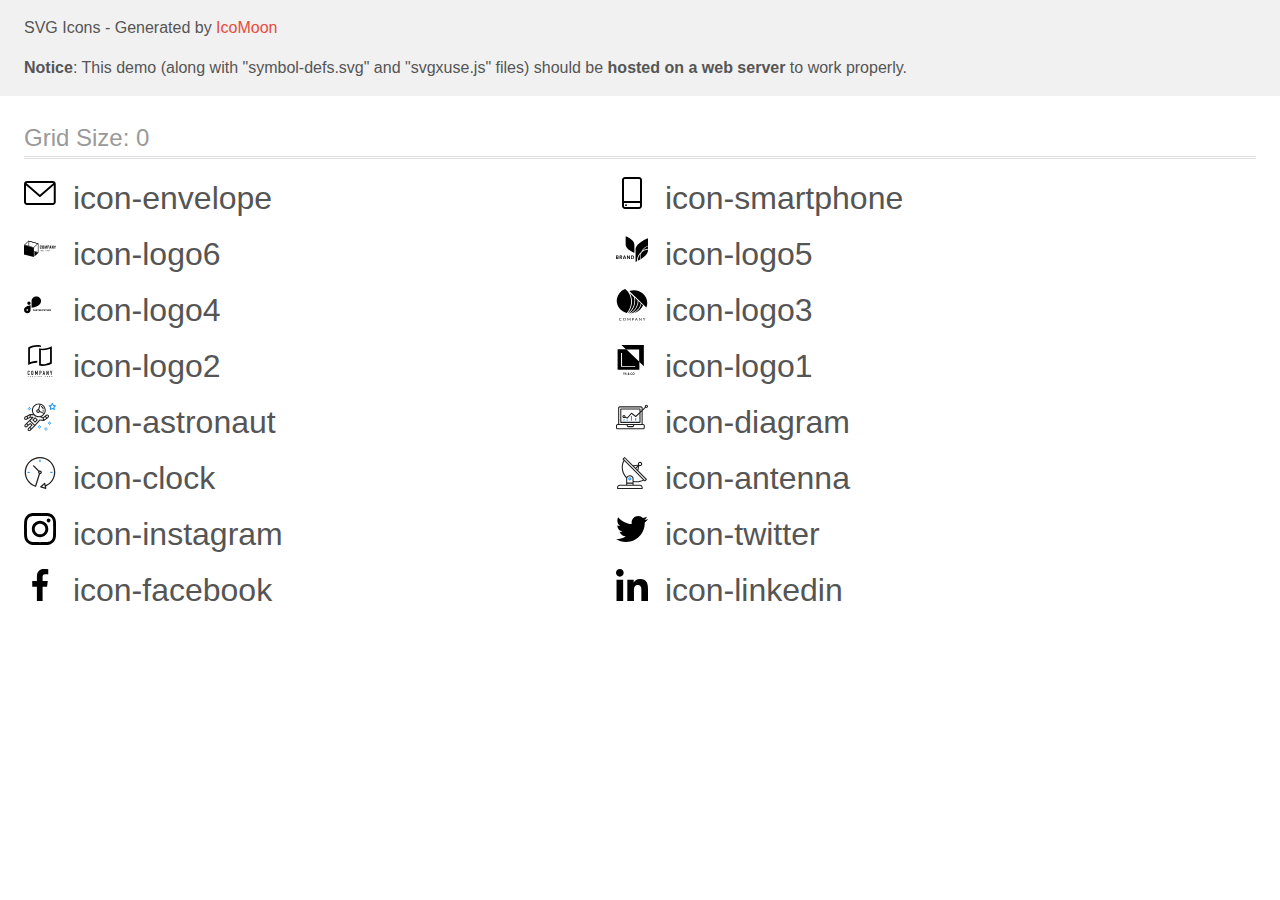
<file: photo/icomoon/demo-external-svg.html>
<!doctype html>
<html>
<head>
    <title>IcoMoon - SVG Icons</title>
    <meta charset="utf-8">
    <meta name="viewport" content="width=device-width, initial-scale=1">
    <link rel="stylesheet" href="demo-files/demo.css">
    <link rel="stylesheet" href="style.css">
</head>
<body>
<header class="bgc1 clearfix">
<div class="mhl">
    <p>SVG Icons - Generated by <a href="https://icomoon.io/app">IcoMoon</a></p><p><strong>Notice</strong>: This demo (along with "symbol-defs.svg" and "svgxuse.js" files) should be <b>hosted on a web server</b> to work properly.</p>
</div>
</header>
    <div class="clearfix mhl ptl">
        <h1 class="mvm mtn fgc1">Grid Size: 0</h1>
        <div class="glyph fs1">
            <div class="clearfix pbs">
                <svg class="icon icon-envelope"><use xlink:href="symbol-defs.svg#icon-envelope"></use></svg><span class="name"> icon-envelope</span>
            </div>
        </div>
        <div class="glyph fs1">
            <div class="clearfix pbs">
                <svg class="icon icon-smartphone"><use xlink:href="symbol-defs.svg#icon-smartphone"></use></svg><span class="name"> icon-smartphone</span>
            </div>
        </div>
        <div class="glyph fs1">
            <div class="clearfix pbs">
                <svg class="icon icon-logo6"><use xlink:href="symbol-defs.svg#icon-logo6"></use></svg><span class="name"> icon-logo6</span>
            </div>
        </div>
        <div class="glyph fs1">
            <div class="clearfix pbs">
                <svg class="icon icon-logo5"><use xlink:href="symbol-defs.svg#icon-logo5"></use></svg><span class="name"> icon-logo5</span>
            </div>
        </div>
        <div class="glyph fs1">
            <div class="clearfix pbs">
                <svg class="icon icon-logo4"><use xlink:href="symbol-defs.svg#icon-logo4"></use></svg><span class="name"> icon-logo4</span>
            </div>
        </div>
        <div class="glyph fs1">
            <div class="clearfix pbs">
                <svg class="icon icon-logo3"><use xlink:href="symbol-defs.svg#icon-logo3"></use></svg><span class="name"> icon-logo3</span>
            </div>
        </div>
        <div class="glyph fs1">
            <div class="clearfix pbs">
                <svg class="icon icon-logo2"><use xlink:href="symbol-defs.svg#icon-logo2"></use></svg><span class="name"> icon-logo2</span>
            </div>
        </div>
        <div class="glyph fs1">
            <div class="clearfix pbs">
                <svg class="icon icon-logo1"><use xlink:href="symbol-defs.svg#icon-logo1"></use></svg><span class="name"> icon-logo1</span>
            </div>
        </div>
        <div class="glyph fs1">
            <div class="clearfix pbs">
                <svg class="icon icon-astronaut"><use xlink:href="symbol-defs.svg#icon-astronaut"></use></svg><span class="name"> icon-astronaut</span>
            </div>
        </div>
        <div class="glyph fs1">
            <div class="clearfix pbs">
                <svg class="icon icon-diagram"><use xlink:href="symbol-defs.svg#icon-diagram"></use></svg><span class="name"> icon-diagram</span>
            </div>
        </div>
        <div class="glyph fs1">
            <div class="clearfix pbs">
                <svg class="icon icon-clock"><use xlink:href="symbol-defs.svg#icon-clock"></use></svg><span class="name"> icon-clock</span>
            </div>
        </div>
        <div class="glyph fs1">
            <div class="clearfix pbs">
                <svg class="icon icon-antenna"><use xlink:href="symbol-defs.svg#icon-antenna"></use></svg><span class="name"> icon-antenna</span>
            </div>
        </div>
        <div class="glyph fs1">
            <div class="clearfix pbs">
                <svg class="icon icon-instagram"><use xlink:href="symbol-defs.svg#icon-instagram"></use></svg><span class="name"> icon-instagram</span>
            </div>
        </div>
        <div class="glyph fs1">
            <div class="clearfix pbs">
                <svg class="icon icon-twitter"><use xlink:href="symbol-defs.svg#icon-twitter"></use></svg><span class="name"> icon-twitter</span>
            </div>
        </div>
        <div class="glyph fs1">
            <div class="clearfix pbs">
                <svg class="icon icon-facebook"><use xlink:href="symbol-defs.svg#icon-facebook"></use></svg><span class="name"> icon-facebook</span>
            </div>
        </div>
        <div class="glyph fs1">
            <div class="clearfix pbs">
                <svg class="icon icon-linkedin"><use xlink:href="symbol-defs.svg#icon-linkedin"></use></svg><span class="name"> icon-linkedin</span>
            </div>
        </div>
  </div>
<script defer src="svgxuse.js"></script>
</body>
</html>
</file>
<file: photo/icomoon/demo-files/demo.css>
body {
  padding: 0;
  margin: 0;
  font-family: sans-serif;
  font-size: 1em;
  line-height: 1.5;
  color: #555;
  background: #fff;
}
h1 {
  font-size: 1.5em;
  font-weight: normal;
  box-shadow: 0 1px #ddd, 0 2px #fff, 0 3px #ddd;
}
small {
  font-size: .66666667em;
}
a {
  color: #e74c3c;
  text-decoration: none;
}
a:hover, a:focus {
  box-shadow: 0 1px #e74c3c;
}
.bshadow0, input {
  box-shadow: inset 0 -2px #e7e7e7;
}
input:hover {
  box-shadow: inset 0 -2px #ccc;
}
input, fieldset {
  font-size: 1em;
  margin: 0;
  padding: 0;
  border: 0;
}
input {
  color: inherit;
  line-height: 1.5;
  height: 1.5em;
  padding: .25em 0;
}
input:focus {
  outline: none;
  box-shadow: inset 0 -2px #449fdb;
}
.glyph {
  font-size: 16px;
  margin-right: 1.5em;
  float: left;
  width: 17em;
}
svg {
  color: #000;
}
.liga {
  width: 80%;
  width: calc(100% - 2.5em);
}
.talign-right {
  text-align: right;
}
.talign-center {
  text-align: center;
}
.bgc1 {
  background: #f1f1f1;
}
.fgc0 {
  color: #000;
}
.fgc1 {
  color: #999;
}
p {
  margin-top: 1em;
  margin-bottom: 1em;
}
.mvm {
  margin-top: .75em;
  margin-bottom: .75em;
}
.mtn {
  margin-top: 0;
}
.mtl, .mal {
  margin-top: 1.5em;
}
.mbl, .mal {
  margin-bottom: 1.5em;
}
.mal, .mhl {
  margin-left: 1.5em;
  margin-right: 1.5em;
}
.mhmm {
  margin-left: 1em;
  margin-right: 1em;
}
.ptl {
  padding-top: 1.5em;
}
.pbs, .pvs {
  padding-bottom: .25em;
}
.pvs, .pts {
  padding-top: .25em;
}
.unit {
  float: left;
}
.unitRight {
  float: right;
}
.size1of2 {
  width: 50%;
}
.size1of1 {
  width: 100%;
}
.clearfix:before, .clearfix:after {
  content: " ";
  display: table;
}
.clearfix:after {
  clear: both;
}
.hidden-true {
  display: none;
}
.textbox0 {
  width: 3em;
  background: #f1f1f1;
  padding: .25em .5em;
  line-height: 1.5;
  height: 1.5em;
}
.fs0 {
  font-size: 16px;
}
.fs1 {
  font-size: 32px;
}
.name {
  margin-left: .25em;
}
</file>
<file: photo/icomoon/style.css>
.icon {
  display: inline-block;
  width: 1em;
  height: 1em;
  stroke-width: 0;
  stroke: currentColor;
  fill: currentColor;
}

/* ==========================================
Single-colored icons can be modified like so:
.icon-name {
  font-size: 32px;
  color: red;
}
========================================== */
</file>
<file: css/main.min.css>
.modal{top:50%;left:50%;-webkit-transform:translate(-50%, -50%);transform:translate(-50%, -50%)}body{background-color:#fff}ul{margin:0;padding:0;list-style:none}li{list-style:none}a{text-decoration:none;font-style:normal}p{color:#757575}footer{margin-left:auto;margin-right:auto;max-width:1600px;background-color:#2f303a;padding-top:60px;padding-bottom:60px}.footer-container{margin:0;margin-left:auto;margin-right:auto;max-width:1200px;-webkit-box-align:baseline;-ms-flex-align:baseline;align-items:baseline;-webkit-box-pack:justify;-ms-flex-pack:justify;justify-content:space-between;display:-webkit-box;display:-ms-flexbox;display:flex;padding-left:15px;padding-right:15px}.footer-addres{display:inline-block}.footer-social{display:inline-block}.follow-text{margin:0;font-family:Roboto;font-size:14px;font-style:normal;font-weight:700;line-height:16px;letter-spacing:0.03em;text-align:left;color:#ffffff;text-transform:uppercase}.foot-txt{padding-bottom:20px}.social-block-footer{display:-webkit-inline-box;display:-ms-inline-flexbox;display:inline-flex;-webkit-box-pack:justify;-ms-flex-pack:justify;justify-content:space-between;-webkit-box-align:center;-ms-flex-align:center;align-items:center}.social-link-footer{border-radius:50%;display:-webkit-inline-box;display:-ms-inline-flexbox;display:inline-flex;-webkit-box-pack:center;-ms-flex-pack:center;justify-content:center;-webkit-box-align:center;-ms-flex-align:center;align-items:center;width:44px;height:44px;color:#fff;background-color:rgba(255,255,255,0.1);-webkit-transition:background-color 250ms linear;transition:background-color 250ms linear}.social-link-footer:hover,.social-link-footer:focus{color:#fff;background-color:#2196f3}.social-block-footer>.social-li:not(:last-child){margin-right:10px}.footer-logo{padding-bottom:20px}.footer-ul{padding-left:0px}.logo-foot{color:#2196f3;font-family:Raleway;font-size:26px;font-style:normal;font-weight:700;line-height:31px;letter-spacing:0.03em;text-align:left}.logo-white{color:#fff;font-family:Raleway;font-size:26px;font-style:normal;font-weight:400;line-height:36px;letter-spacing:0.03em;text-align:left}.addres{color:#fff;font-family:Roboto;font-size:14px;font-style:normal;font-weight:400;line-height:24px;letter-spacing:0.03em;text-align:left}.mail{color:rgba(255,255,255,0.6);font-family:Roboto;font-size:14px;font-style:normal;font-weight:400;line-height:24px;letter-spacing:0.03em;text-align:left}.number{color:rgba(255,255,255,0.6);font-family:Roboto;font-size:14px;font-style:normal;font-weight:400;line-height:24px;letter-spacing:0.03em;text-align:left}.send-container{display:inline-block}.send-container .follow-text{margin-bottom:20px}.footer-form{display:-webkit-box;display:-ms-flexbox;display:flex;-webkit-box-align:center;-ms-flex-align:center;align-items:center}.footer-follow{color:#ffffff;width:358px;height:50px;border:1px solid rgba(255,255,255,0.3);-webkit-box-sizing:border-box;box-sizing:border-box;-webkit-filter:drop-shadow(0px 4px 4px rgba(0,0,0,0.15));filter:drop-shadow(0px 4px 4px rgba(0,0,0,0.15));border-radius:4px;background:rgba(33,150,243,0);padding-left:16px}.follow-button{display:-webkit-inline-box;display:-ms-inline-flexbox;display:inline-flex;-webkit-box-align:center;-ms-flex-align:center;align-items:center;-webkit-box-pack:center;-ms-flex-pack:center;justify-content:center;margin-left:12px;width:200px;height:50px;border-style:none;outline:none;font-family:Roboto;font-size:16px;font-style:normal;font-weight:500;color:#fff;background-color:#2196f3;-webkit-box-shadow:0px 4px 4px rgba(0,0,0,0.15);box-shadow:0px 4px 4px rgba(0,0,0,0.15);border:1px solid transparent;border-radius:4px;text-align:center;text-decoration:none;line-height:26px}.sand-icon{margin-left:10px;width:24px;height:24px;fill:#fff}.is-hidden{display:none}.backdrop{position:fixed;top:0;left:0;width:100%;height:100%;background-color:rgba(0,0,0,0.2)}.modal{width:528px;height:581px;background-color:#fff;position:absolute}.modal-close{position:absolute;top:8px;right:8px;width:30px;height:30px;border-radius:50%;background:#ffffff;border:1px solid rgba(0,0,0,0.1)}.modal-x{position:absolute;top:50%;left:50%;-webkit-transform:translate(-50%, -50%);transform:translate(-50%, -50%);fill:#212121}.modal-close .modal-x:hover{fill:#2196f3}.modal-container{display:inline-block;margin:40px}.modal-text{margin:0;padding-bottom:12px;font-family:Roboto;font-size:20px;font-style:normal;font-weight:700;line-height:23px;letter-spacing:0.03em}.input{width:448px;height:40px;border:1px solid rgba(33,33,33,0.2);-webkit-box-sizing:border-box;box-sizing:border-box;border-radius:4px;padding-left:35px}.input:focus,.input:hover{border:1px solid #2196f3;cursor:pointer}.input:focus+.modal-icon{fill:#2196f3}.input:hover+.modal-icon{fill:#2196f3}.textarea-madal{width:448px;height:120px;border:1px solid rgba(33,33,33,0.2);-webkit-box-sizing:border-box;box-sizing:border-box;border-radius:4px}.name-modal{margin-bottom:4px;font-family:Roboto;font-style:normal;font-weight:normal;font-size:12px;line-height:14px;letter-spacing:0.01em;color:#757575}.phone-modal{margin-bottom:4px;margin-top:10px;font-family:Roboto;font-style:normal;font-weight:normal;font-size:12px;line-height:14px;letter-spacing:0.01em;color:#757575}.mail-modal{margin-bottom:4px;margin-top:10px;font-family:Roboto;font-style:normal;font-weight:normal;font-size:12px;line-height:14px;letter-spacing:0.01em;color:#757575}.text-extra{margin-bottom:4px;margin-top:10px;font-family:Roboto;font-size:12px;line-height:14px;letter-spacing:0.01em;color:#757575}.textarea-madal{border:1px solid rgba(33,33,33,0.2);-webkit-box-sizing:border-box;box-sizing:border-box;border-radius:4px;resize:none;padding-top:12px;padding-left:16px}.textarea-madal:focus,.textarea-madal:hover{border:1px solid #2196f3;cursor:pointer}.checkbox-modal{margin-top:20px}.label{display:-webkit-box;display:-ms-flexbox;display:flex;-webkit-box-align:center;-ms-flex-align:center;align-items:center}.checkbox{-webkit-appearance:none;-moz-appearance:none;appearance:none}.checkbox-icon{display:inline-block;width:16px;height:15px;border:2px solid black;border-radius:4px;margin-right:7px}.checkbox:checked+.checkbox-icon{border-color:transparent;background-color:#2196f3;background-image:url(../photo/icon-check.svg);background-size:contain;background-origin:border-box}.text-agre{font-family:Roboto;font-style:normal;font-weight:normal;font-size:14px;line-height:24px;letter-spacing:0.03em;color:#757575}.agre-link{font-family:Roboto;font-style:normal;font-weight:normal;font-size:14px;line-height:24px;letter-spacing:0.03em;-webkit-text-decoration-line:underline;text-decoration-line:underline;color:#2196f3}.button-modal{margin-left:50%;margin-right:50%;-webkit-transform:translateX(-50%);transform:translateX(-50%);margin-top:30px;width:200px;height:50px;border-style:none;outline:none;font-family:Roboto;font-size:16px;font-style:normal;font-weight:500;color:#fff;border:1px solid transparent;border-radius:4px;text-align:center;text-decoration:none;line-height:26px;background-color:#2196f3;-webkit-box-shadow:0px 1px 3px rgba(0,0,0,0.12),0px 1px 1px rgba(0,0,0,0.14),0px 2px 1px rgba(0,0,0,0.2);box-shadow:0px 1px 3px rgba(0,0,0,0.12),0px 1px 1px rgba(0,0,0,0.14),0px 2px 1px rgba(0,0,0,0.2)}.modal-icon-container{position:relative}.modal-icon{position:absolute;left:12px;top:50%;-webkit-transform:translateY(-50%);transform:translateY(-50%);width:18px;height:18px;fill:#212121}header{border-bottom:1px solid #eeeeee}.logo-header{padding-top:24px;padding-bottom:15px}.container-nav{background-color:#fff;-webkit-box-align:center;-ms-flex-align:center;align-items:center;display:-webkit-box;display:-ms-flexbox;display:flex;width:1200px;padding-left:15px;padding-right:15px;margin-left:auto;margin-right:auto}.logo-blue{color:#2196f3;font-family:Raleway;font-size:26px;font-style:normal;font-weight:700;line-height:31px;letter-spacing:0.03em;text-align:left}.logo{color:#212121;font-family:Raleway;font-size:26px;font-style:normal;font-weight:400;line-height:36px;letter-spacing:0.03em;text-align:left}.head-nav-link{display:-webkit-box;display:-ms-flexbox;display:flex;margin-left:93px}.head-nav-link .nav-li+.nav-li{margin-left:50px}.nav-link{position:relative;display:block;padding-top:25px;padding-bottom:25px;margin-top:10px;color:#212121;font-family:Roboto;font-size:14px;font-weight:500;line-height:16px;letter-spacing:0.02em;-webkit-transition:color 250ms linear;transition:color 250ms linear}.nav-link::after{content:"";position:absolute;margin:-1p;bottom:0;left:0;display:block;width:100%;height:4px;border-radius:4px;background-color:#2196f3;opacity:0;-webkit-transition:opacity 250ms linear;transition:opacity 250ms linear}.current-link.nav-link::after,.nav-link:hover::after{opacity:1}.nav-link:hover::after,.nav-link:focus::after{opacity:1}.nav-link:focus,.nav-link:hover{color:#2196f3}.head-add{display:-webkit-box;display:-ms-flexbox;display:flex;margin-left:auto}.tel-icon{margin-right:10px;fill:currentColor}.mail-icon{margin-right:10px;fill:currentColor}.head-add .add-li+.add-li{margin-left:50px}.add-link{display:-webkit-inline-box;display:-ms-inline-flexbox;display:inline-flex;-webkit-box-align:center;-ms-flex-align:center;align-items:center;-webkit-box-pack:center;-ms-flex-pack:center;justify-content:center;padding-top:20px;padding-bottom:20px;color:#757575;font-family:Roboto;font-size:14px;font-style:normal;font-weight:500;-webkit-transition:color 250ms linear;transition:color 250ms linear}.add-link:focus,.add-link:hover{color:#2196f3}.hero-container{background-image:-webkit-gradient(linear, left top, left bottom, from(rgba(47,48,58,0.4)), to(rgba(47,48,58,0.4))),url(../photo/hero-overlay-after.jpg);background-image:linear-gradient(to bottom, rgba(47,48,58,0.4), rgba(47,48,58,0.4)),url(../photo/hero-overlay-after.jpg);background-color:#2f303a;background-position:center;margin-left:auto;margin-right:auto;max-width:1600px;text-align:center;padding-top:200px;padding-bottom:200px}.hero-text-container{width:696px;margin:0 auto}.hero-text{color:#fff;font-family:Roboto;font-size:44px;font-style:normal;font-weight:900;line-height:60px;letter-spacing:0.06em;margin-top:0px;margin-bottom:0px}.hero-button{padding:10px 32px;margin-top:30px;min-width:200px;height:50px;border-style:none;outline:none;font-family:Roboto;font-size:16px;font-style:normal;font-weight:700;color:#fff;background-color:#2196f3;border:1px solid transparent;border-radius:4px;text-align:center;text-decoration:none;line-height:1px}.back-best{display:-webkit-box;display:-ms-flexbox;display:flex;-webkit-box-align:center;-ms-flex-align:center;align-items:center;-webkit-box-pack:center;-ms-flex-pack:center;justify-content:center;border-radius:4px;margin-bottom:30px;width:270px;height:120px;background-color:#f5f4fa}.best-section{padding-top:94px}.best-container{width:1200px;padding-left:15px;padding-right:15px;margin-left:auto;margin-right:auto;-webkit-box-align:center;-ms-flex-align:center;align-items:center}.main-best-ul .main-best-li+.main-best-li{margin-left:30px}.main-best-ul{display:-webkit-box;display:-ms-flexbox;display:flex;font-family:Roboto;font-size:14px;font-style:normal;font-weight:700;line-height:16px;letter-spacing:0.03em;text-align:left}.main-best-li{width:270px}.best{margin:0px;padding-bottom:10px}.best-text{margin:0px;font-family:Roboto;font-size:14px;font-style:normal;font-weight:400;line-height:24px;letter-spacing:0.03em;text-align:left}.wwd-section{padding-top:94px;padding-bottom:94px}.wwd-container{width:1200px;padding-left:15px;padding-right:15px;margin-left:auto;margin-right:auto}.wwd{margin:0px;font-family:Roboto;font-size:36px;font-style:normal;font-weight:700;line-height:42px;letter-spacing:0.03em;text-align:center}.wwd-img-ul{display:-webkit-box;display:-ms-flexbox;display:flex;padding-left:0px;padding-top:50px}.wwd-img-li{margin-right:30px;position:relative}.wwd-shadow{position:absolute;bottom:0;left:0;width:100%;height:70px;background:rgba(47,48,58,0.8)}.shadow-text{margin:0;padding-top:27px;font-family:Roboto;font-style:normal;font-weight:bold;font-size:14px;line-height:16px;text-align:center;letter-spacing:0.03em;text-transform:uppercase;color:#ffffff}.wwd-img-li:last-child{margin-right:0px}.social-block>.social-li:not(:last-child){margin-right:10px}.social-block{padding-left:32px;padding-bottom:30px;display:-webkit-inline-box;display:-ms-inline-flexbox;display:inline-flex;-webkit-box-pack:justify;-ms-flex-pack:justify;justify-content:space-between;-webkit-box-align:center;-ms-flex-align:center;align-items:center}.social-link{border-radius:50%;display:-webkit-inline-box;display:-ms-inline-flexbox;display:inline-flex;-webkit-box-pack:center;-ms-flex-pack:center;justify-content:center;-webkit-box-align:center;-ms-flex-align:center;align-items:center;width:44px;height:44px;color:#afb1b8;background-color:#fff;-webkit-transition:color 250ms linear;transition:color 250ms linear;-webkit-transition:background-color 250ms linear;transition:background-color 250ms linear}.social-icon{width:20px;height:20px;fill:currentColor}.social-link:hover,.social-link:focus{color:#fff;background-color:#2196f3}.team-section{padding-top:94px;padding-bottom:94px;background-color:#f5f4fa}.team-container{width:1200px;padding-left:15px;padding-right:15px;margin-left:auto;margin-right:auto}.team-text{margin:0}.team{padding:0px;margin:0px;font-family:Roboto;font-size:36px;font-style:normal;font-weight:700;line-height:42px;letter-spacing:0.03em;text-align:center}.team-ul{-webkit-box-pack:center;-ms-flex-pack:center;justify-content:center;padding-top:50px;display:-webkit-box;display:-ms-flexbox;display:flex;padding-left:0px}.team-li{background-color:#fff;margin-right:30px;-webkit-box-shadow:0px 1px 3px rgba(0,0,0,0.12),0px 1px 1px rgba(0,0,0,0.14),0px 2px 1px rgba(0,0,0,0.2);box-shadow:0px 1px 3px rgba(0,0,0,0.12),0px 1px 1px rgba(0,0,0,0.14),0px 2px 1px rgba(0,0,0,0.2);border-radius:0px 0px 4px 4px}.team-li:last-child{margin-right:0px}.name{font-family:Roboto;font-size:16px;font-style:normal;font-weight:500;line-height:19px;letter-spacing:0.03em;text-align:center}.profession{font-family:Roboto;font-size:16px;font-style:normal;font-weight:400;line-height:19px;letter-spacing:0.03em;text-align:center}.clients-section{padding-top:94px;padding-bottom:94px}.clients-container{width:1200px;padding-left:15px;padding-right:15px;margin-left:auto;margin-right:auto}.clients-ul>.clients-li:not(:last-child){margin-right:30px}.clients-link:hover,.clients-link:focus{color:#2196f3;border-color:#2196f3}.clients-ul{-webkit-box-pack:center;-ms-flex-pack:center;justify-content:center;padding-top:50px;display:-webkit-box;display:-ms-flexbox;display:flex;padding-left:0px}.clients-link{display:-webkit-inline-box;display:-ms-inline-flexbox;display:inline-flex;-webkit-box-pack:center;-ms-flex-pack:center;justify-content:center;-webkit-box-align:center;-ms-flex-align:center;align-items:center;width:170px;height:90px;border:1px solid #afb1b8;border-radius:4px;color:#afb1b8;-webkit-transition:color 250ms linear;transition:color 250ms linear}.clients-icon{fill:currentColor}.photo-portfolio{position:relative;overflow:hidden}.portfolio-overlay{position:absolute;left:0;top:0;width:100%;height:100%;background:rgba(33,150,243,0.9);-webkit-transform:translateY(100%);transform:translateY(100%);-webkit-transition:-webkit-transform 250ms linear;transition:-webkit-transform 250ms linear;transition:transform 250ms linear;transition:transform 250ms linear, -webkit-transform 250ms linear}.photo-element:hover .portfolio-overlay{-webkit-transform:translateY(0);transform:translateY(0)}.pic-link:focus .portfolio-overlay{-webkit-transform:translateY(0);transform:translateY(0)}.ppt{padding-left:24px;padding-top:63px;font-family:Roboto;font-style:normal;font-weight:normal;font-size:18px;line-height:28px;letter-spacing:0.03em;color:#ffffff}.photo-ul{display:-webkit-box;display:-ms-flexbox;display:flex;-ms-flex-wrap:wrap;flex-wrap:wrap;padding-left:0px}.photo-element{margin-right:30px;margin-bottom:30px;-webkit-box-sizing:border-box;box-sizing:border-box}.pic-link{border:1px solid #eeeeee;-webkit-box-sizing:border-box;box-sizing:border-box;display:block}.pic-link:focus,.pic-link:hover{-webkit-box-shadow:0px 4px 4px rgba(0,0,0,0.25),0px 4px 4px rgba(0,0,0,0.25),0px 4px 4px rgba(0,0,0,0.25);box-shadow:0px 4px 4px rgba(0,0,0,0.25),0px 4px 4px rgba(0,0,0,0.25),0px 4px 4px rgba(0,0,0,0.25);cursor:pointer}.Portfolio-text{padding:20px 24px}.photo-element:nth-child(3n){margin-right:0px}.name-project{color:#212121;font-family:Roboto;font-size:18px;font-style:normal;font-weight:700;line-height:36px;letter-spacing:0.06em;text-align:left;margin-top:0px;margin-bottom:0px}.about-project{font-family:Roboto;font-size:16px;font-style:normal;font-weight:400;line-height:30px;letter-spacing:0.03em;text-align:left;margin-top:0px;margin-bottom:0px}.portfolio-section{padding-top:94px;padding-bottom:94px}.portfolio-container{width:1230px;padding-left:15px;padding-right:15px;margin-left:auto;margin-right:auto}.portfolio-buttons-section{padding-bottom:50px}.portfolio-buttons-ul{display:-webkit-box;display:-ms-flexbox;display:flex;-webkit-box-pack:center;-ms-flex-pack:center;justify-content:center;padding-left:0px}.portfolio-buttons-li{padding-right:8px}.portfolio-buttons-li:last-child{padding-right:0px}.portfolio-button{padding:6px 22px;border-style:none;outline:none;font-family:Roboto;font-size:16px;font-style:normal;font-weight:500;color:#212121;background-color:#f5f4fa;border:1px solid transparent;border-radius:4px;text-align:center;text-decoration:none;line-height:26px;-webkit-transition:color 250ms linear;transition:color 250ms linear;-webkit-transition:background-color 250ms linear;transition:background-color 250ms linear}.portfolio-button:focus,.portfolio-button:hover{color:#fff;-webkit-box-shadow:0px 3px 1px rgba(0,0,0,0.1),0px 1px 2px rgba(0,0,0,0.08),0px 2px 2px rgba(0,0,0,0.12);box-shadow:0px 3px 1px rgba(0,0,0,0.1),0px 1px 2px rgba(0,0,0,0.08),0px 2px 2px rgba(0,0,0,0.12)}.portfolio-button:focus,.portfolio-button:hover{background-color:#2196f3;cursor:pointer}
/*# sourceMappingURL=main.min.css.map */
</file>
